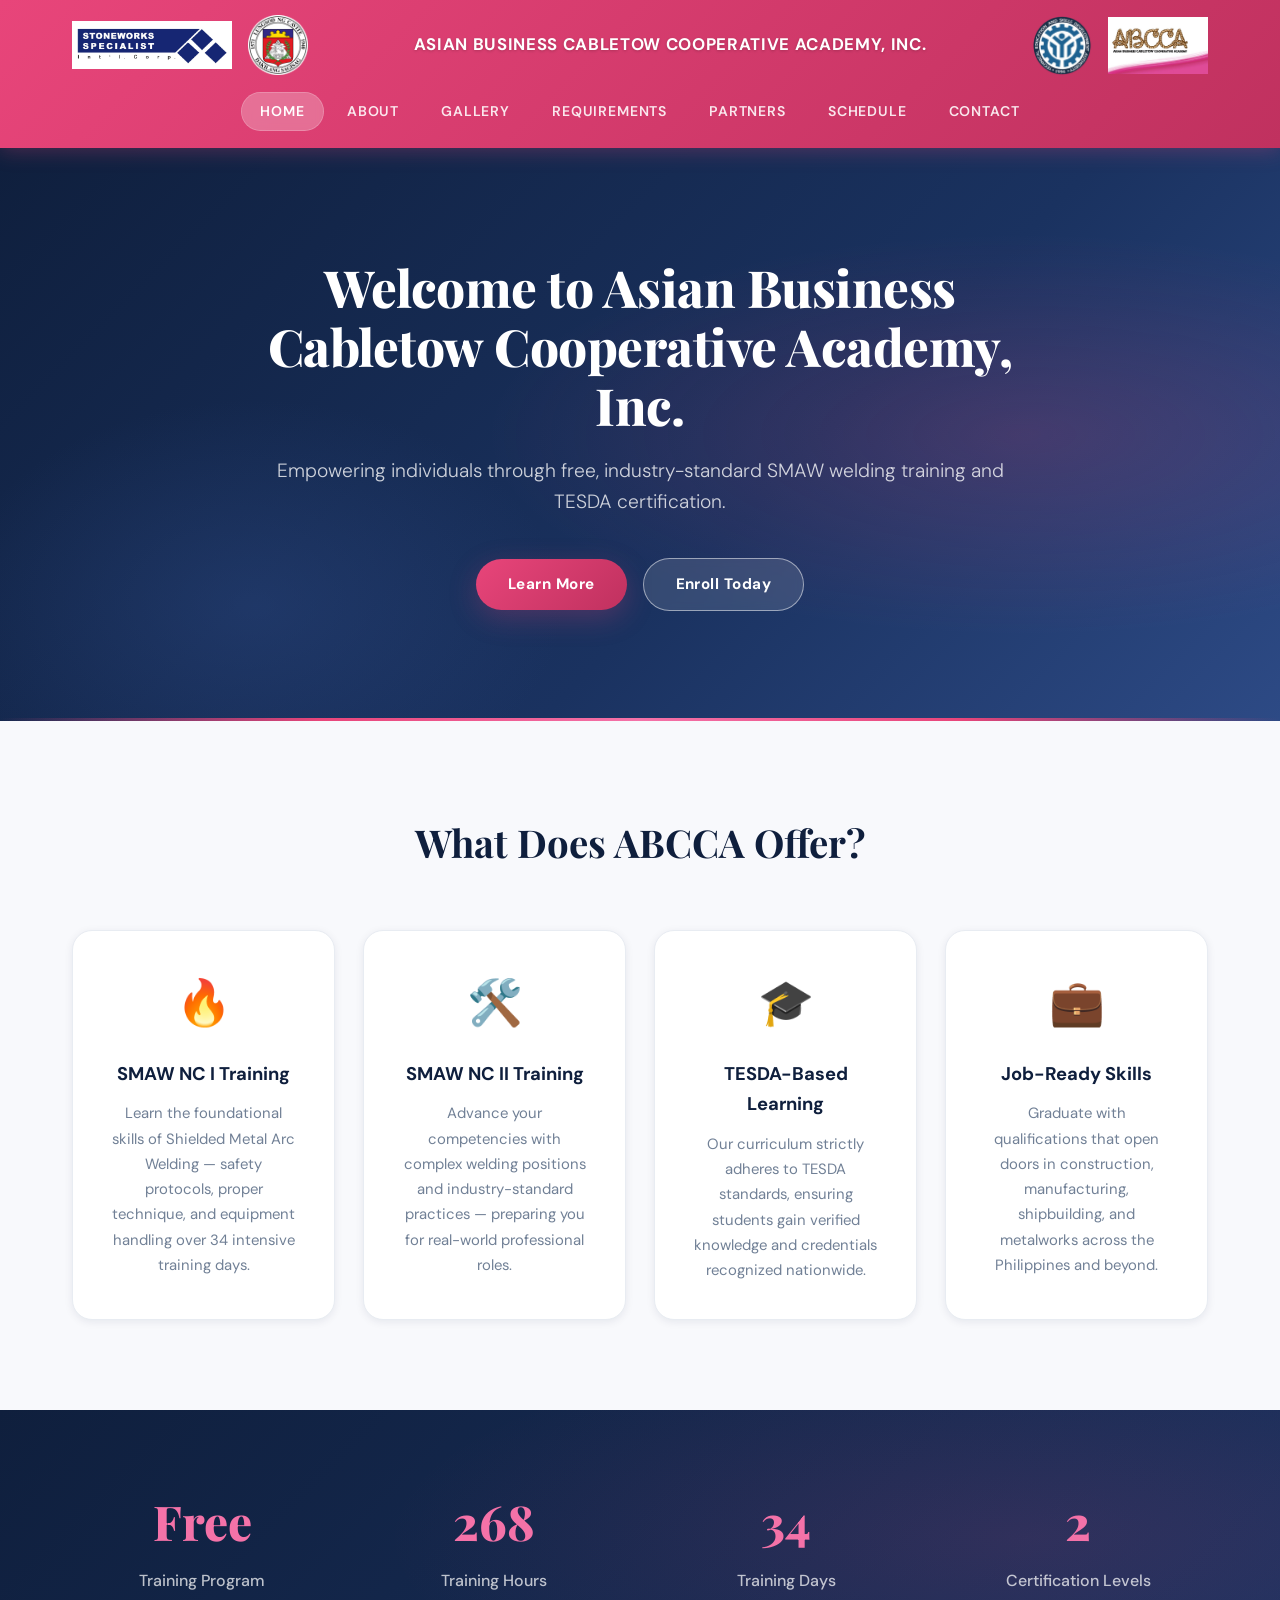
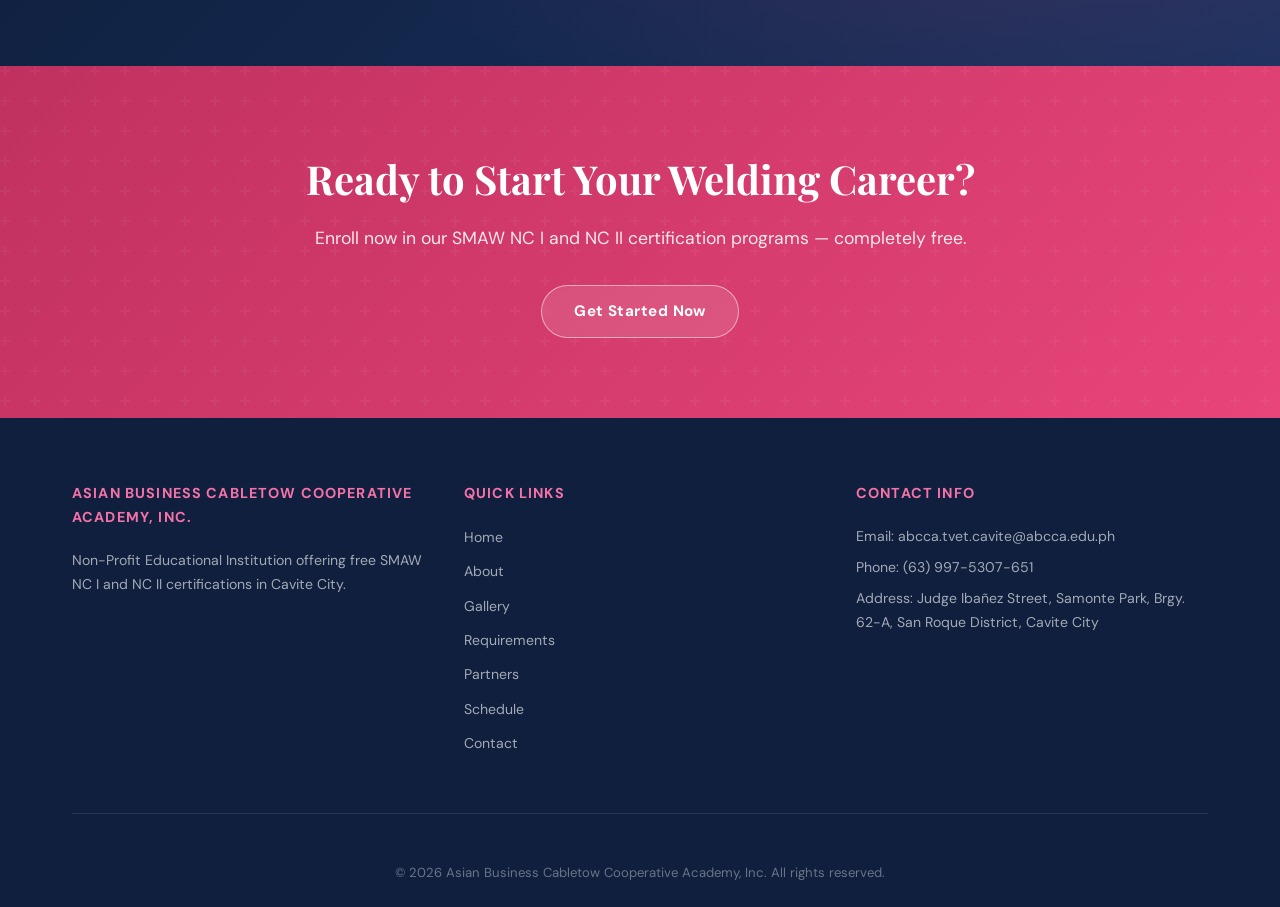
<file: index.html>
<!DOCTYPE html>
<html lang="en">
<head>
    <meta charset="UTF-8">
    <meta name="viewport" content="width=device-width, initial-scale=1.0">
    <title>ABCCA Training School - Home</title>
    <link rel="stylesheet" href="styles.css">
</head>
<body>

    <!-- Navigation Bar -->
    <nav class="navbar">
        <div class="nav-container-vertical">
            <div class="header-top">
                <div class="logo-left">
                    <img src="SSIC_LOGO.jpg" alt="Stoneworks Logo">
                    <img src="LGU_LOGO.png" alt="LGU Logo">
                </div>
                <h1 class="site-title">ASIAN BUSINESS CABLETOW COOPERATIVE ACADEMY, INC.</h1>
                <div class="logo-right">
                    <img src="TESDA_LOGO.png" alt="TESDA Logo">
                    <img src="ABCCA_LOGO.jpg" alt="ABCCA Logo">
                </div>
            </div>
            <ul class="nav-menu-left" id="navMenu">
                <li><a href="index.html" class="active">Home</a></li>
                <li><a href="about.html">About</a></li>
                <li><a href="projects.html">Gallery</a></li>
                <li><a href="sponsors.html">Requirements</a></li>
                <li><a href="partners.html">Partners</a></li>
                <li><a href="schedule.html">Schedule</a></li>
                <li><a href="contact.html">Contact</a></li>
            </ul>
        </div>
    </nav>

    <main>
        <!-- Hero -->
        <section class="hero">
            <div class="hero-content">
                <h2>Welcome to Asian Business Cabletow Cooperative Academy, Inc.</h2>
                <p>Empowering individuals through free, industry-standard SMAW welding training and TESDA certification.</p>
                <a href="about.html" class="btn btn-primary">Learn More</a>
                &nbsp;&nbsp;
                <a href="contact.html" class="btn btn-secondary">Enroll Today</a>
            </div>
        </section>

        <!-- Features -->
        <section class="features">
            <div class="container">
                <h2>What Does ABCCA Offer?</h2>
                <div class="features-grid">
                    <div class="feature-card">
                        <span class="feature-icon">🔥</span>
                        <h3>SMAW NC I Training</h3>
                        <p>Learn the foundational skills of Shielded Metal Arc Welding — safety protocols, proper technique, and equipment handling over 34 intensive training days.</p>
                    </div>
                    <div class="feature-card">
                        <span class="feature-icon">🛠️</span>
                        <h3>SMAW NC II Training</h3>
                        <p>Advance your competencies with complex welding positions and industry-standard practices — preparing you for real-world professional roles.</p>
                    </div>
                    <div class="feature-card">
                        <span class="feature-icon">🎓</span>
                        <h3>TESDA-Based Learning</h3>
                        <p>Our curriculum strictly adheres to TESDA standards, ensuring students gain verified knowledge and credentials recognized nationwide.</p>
                    </div>
                    <div class="feature-card">
                        <span class="feature-icon">💼</span>
                        <h3>Job-Ready Skills</h3>
                        <p>Graduate with qualifications that open doors in construction, manufacturing, shipbuilding, and metalworks across the Philippines and beyond.</p>
                    </div>
                </div>
            </div>
        </section>

        <!-- Stats -->
        <section class="stats">
            <div class="container">
                <div class="stat-box">
                    <h3>Free</h3>
                    <p>Training Program</p>
                </div>
                <div class="stat-box">
                    <h3>268</h3>
                    <p>Training Hours</p>
                </div>
                <div class="stat-box">
                    <h3>34</h3>
                    <p>Training Days</p>
                </div>
                <div class="stat-box">
                    <h3>2</h3>
                    <p>Certification Levels</p>
                </div>
            </div>
        </section>

        <!-- CTA -->
        <section class="cta">
            <div class="container">
                <h2>Ready to Start Your Welding Career?</h2>
                <p>Enroll now in our SMAW NC I and NC II certification programs — completely free.</p>
                <a href="contact.html" class="btn btn-secondary">Get Started Now</a>
            </div>
        </section>
    </main>

    <!-- Footer -->
    <footer class="footer">
        <div class="container">
            <div class="footer-content">
                <div class="footer-section">
                    <h4>Asian Business Cabletow Cooperative Academy, Inc.</h4>
                    <p>Non-Profit Educational Institution offering free SMAW NC I and NC II certifications in Cavite City.</p>
                </div>
                <div class="footer-section">
                    <h4>Quick Links</h4>
                    <ul>
                        <li><a href="index.html">Home</a></li>
                        <li><a href="about.html">About</a></li>
                        <li><a href="projects.html">Gallery</a></li>
                        <li><a href="sponsors.html">Requirements</a></li>
                        <li><a href="partners.html">Partners</a></li>
                        <li><a href="schedule.html">Schedule</a></li>
                        <li><a href="contact.html">Contact</a></li>
                    </ul>
                </div>
                <div class="footer-section">
                    <h4>Contact Info</h4>
                    <p>Email: abcca.tvet.cavite@abcca.edu.ph</p>
                    <p>Phone: (63) 997-5307-651</p>
                    <p>Address: Judge Ibañez Street, Samonte Park, Brgy. 62-A, San Roque District, Cavite City</p>
                </div>
            </div>
            <div class="footer-bottom">
                <p>&copy; 2026 Asian Business Cabletow Cooperative Academy, Inc. All rights reserved.</p>
            </div>
        </div>
    </footer>

    <script src="script.js"></script>
</body>
</html>
</file>
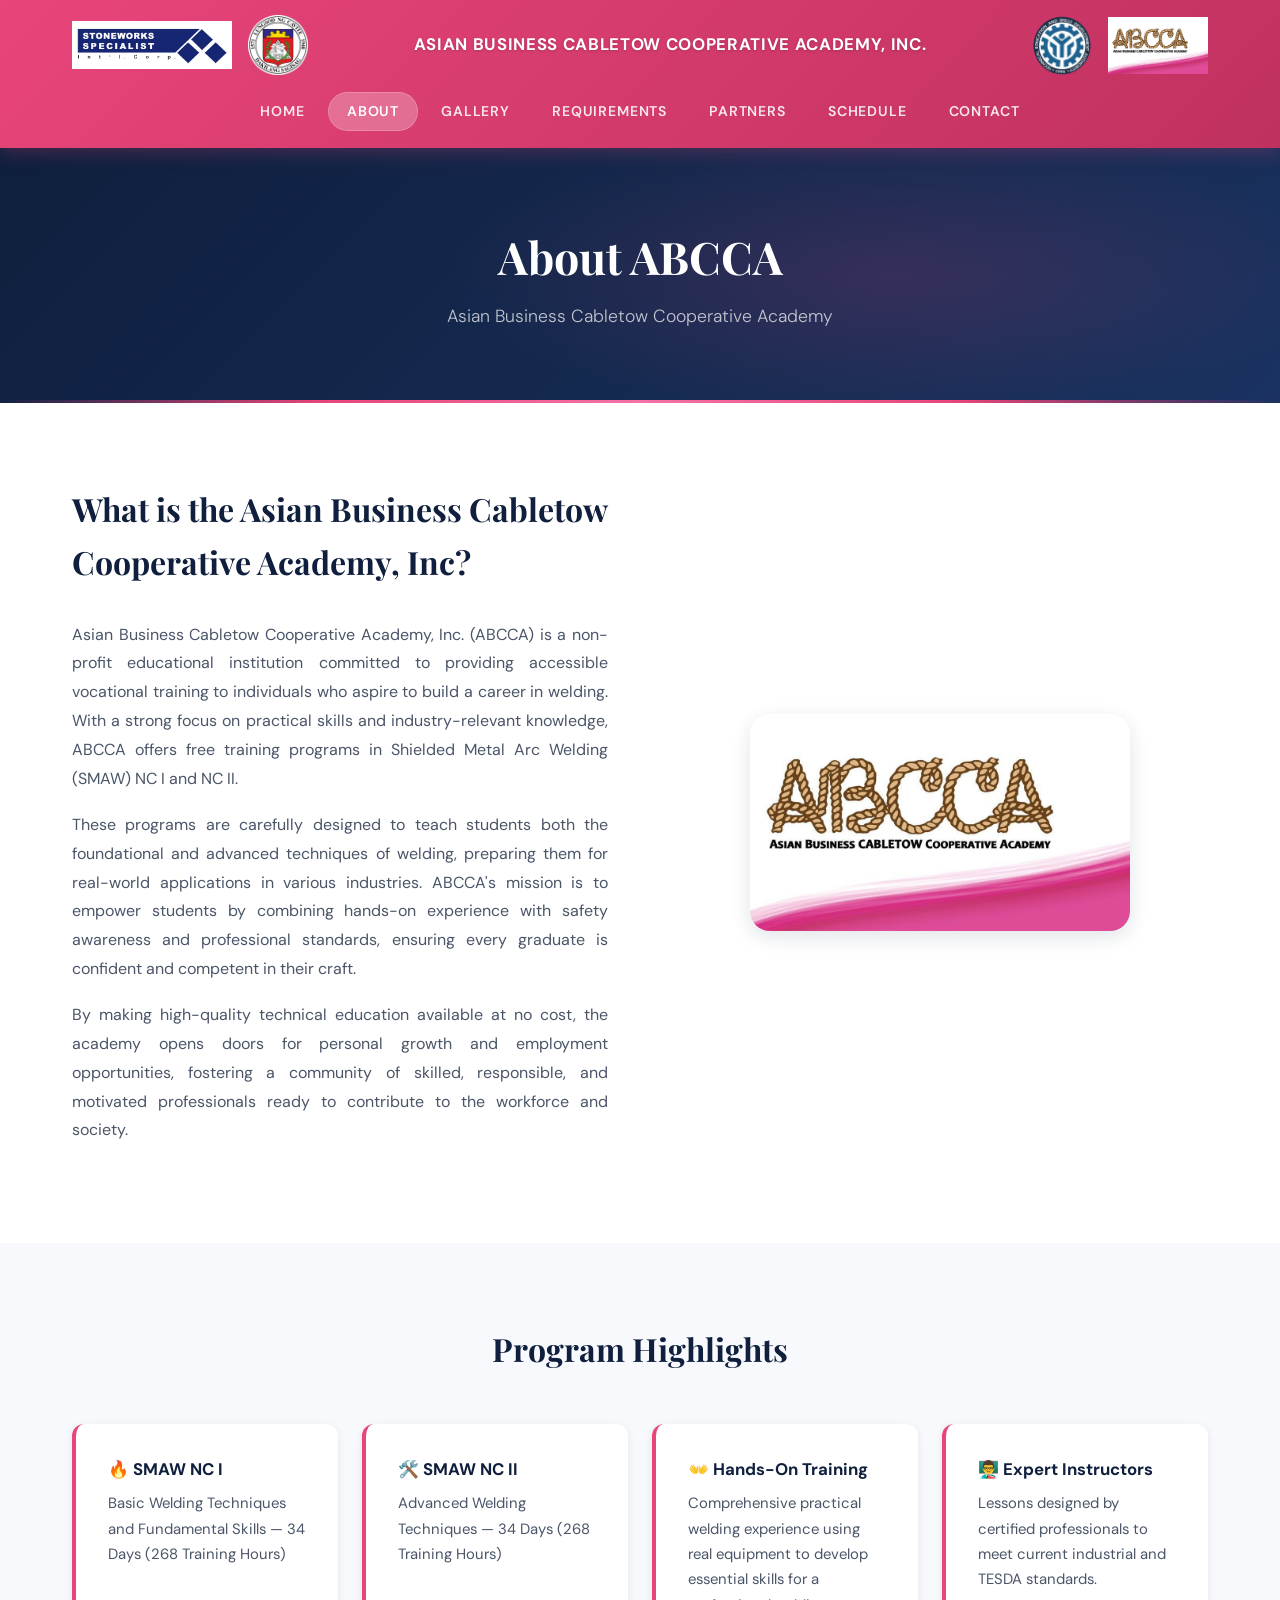
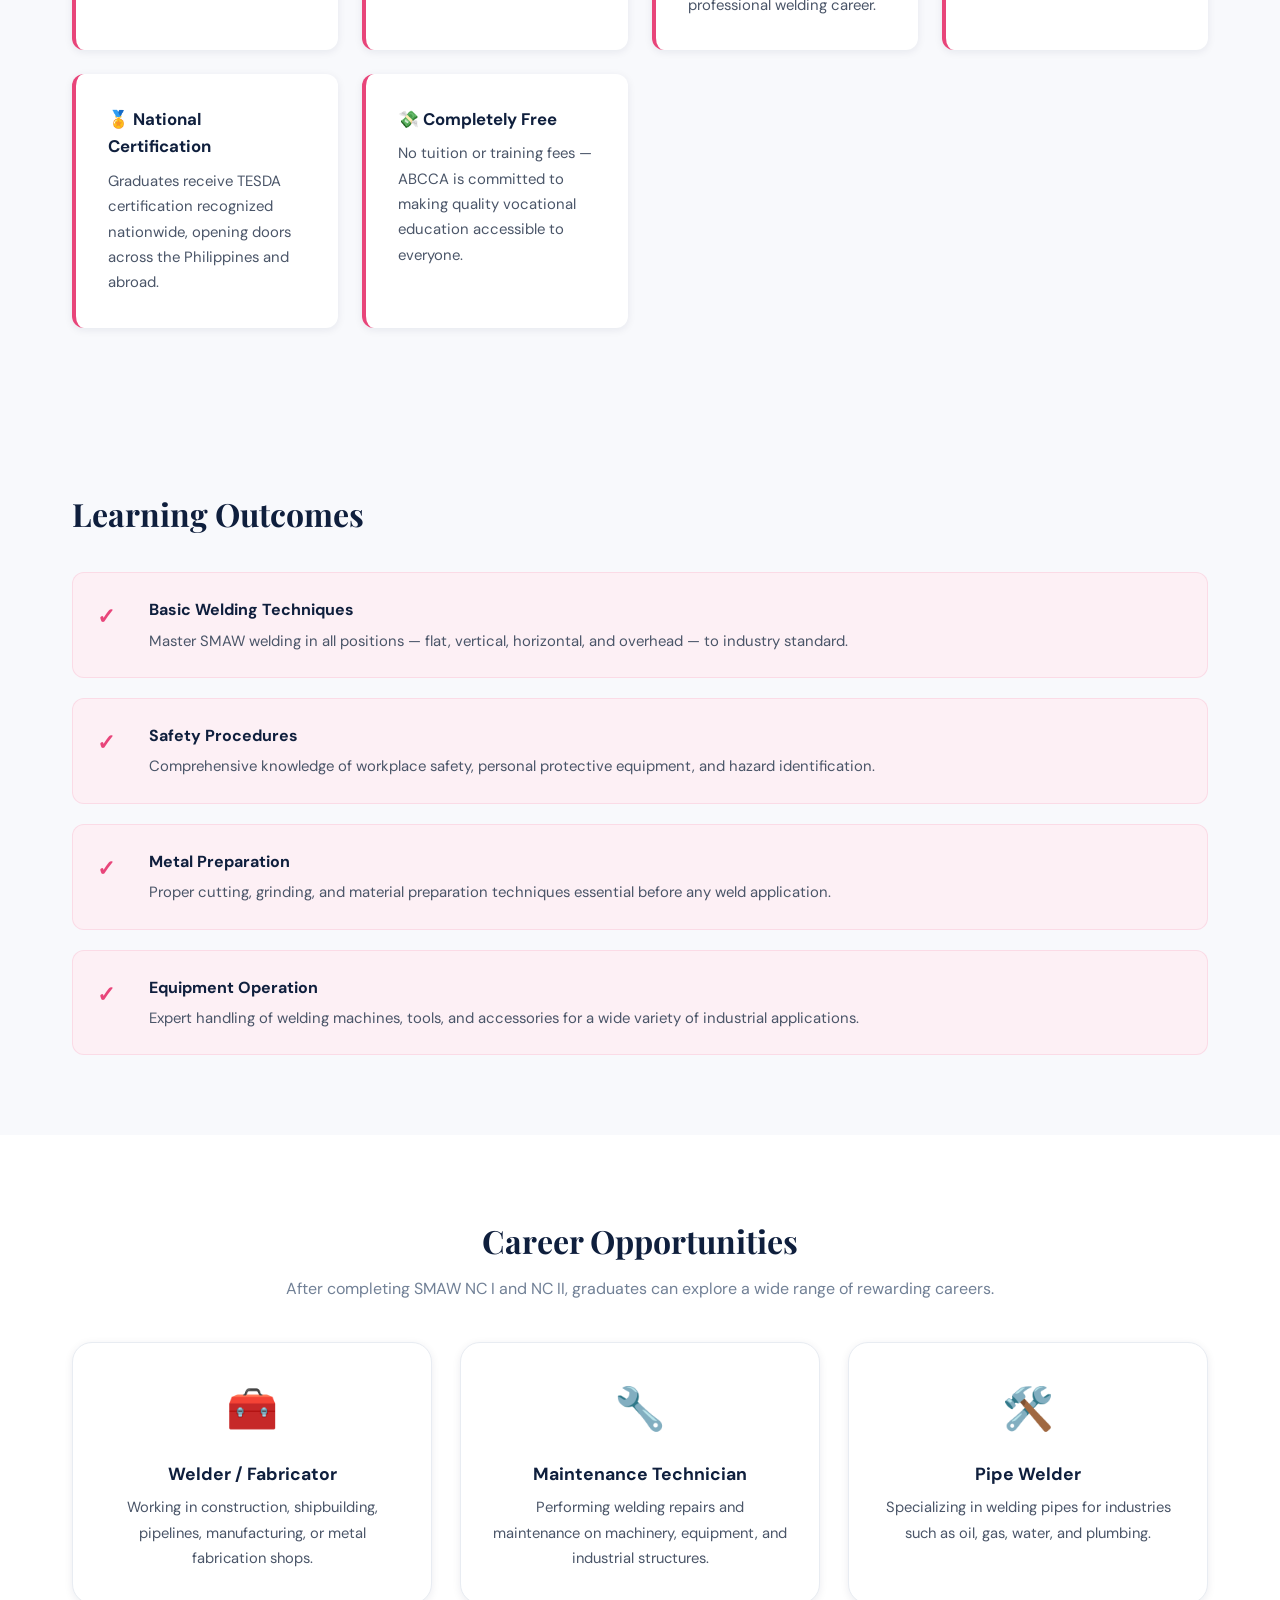
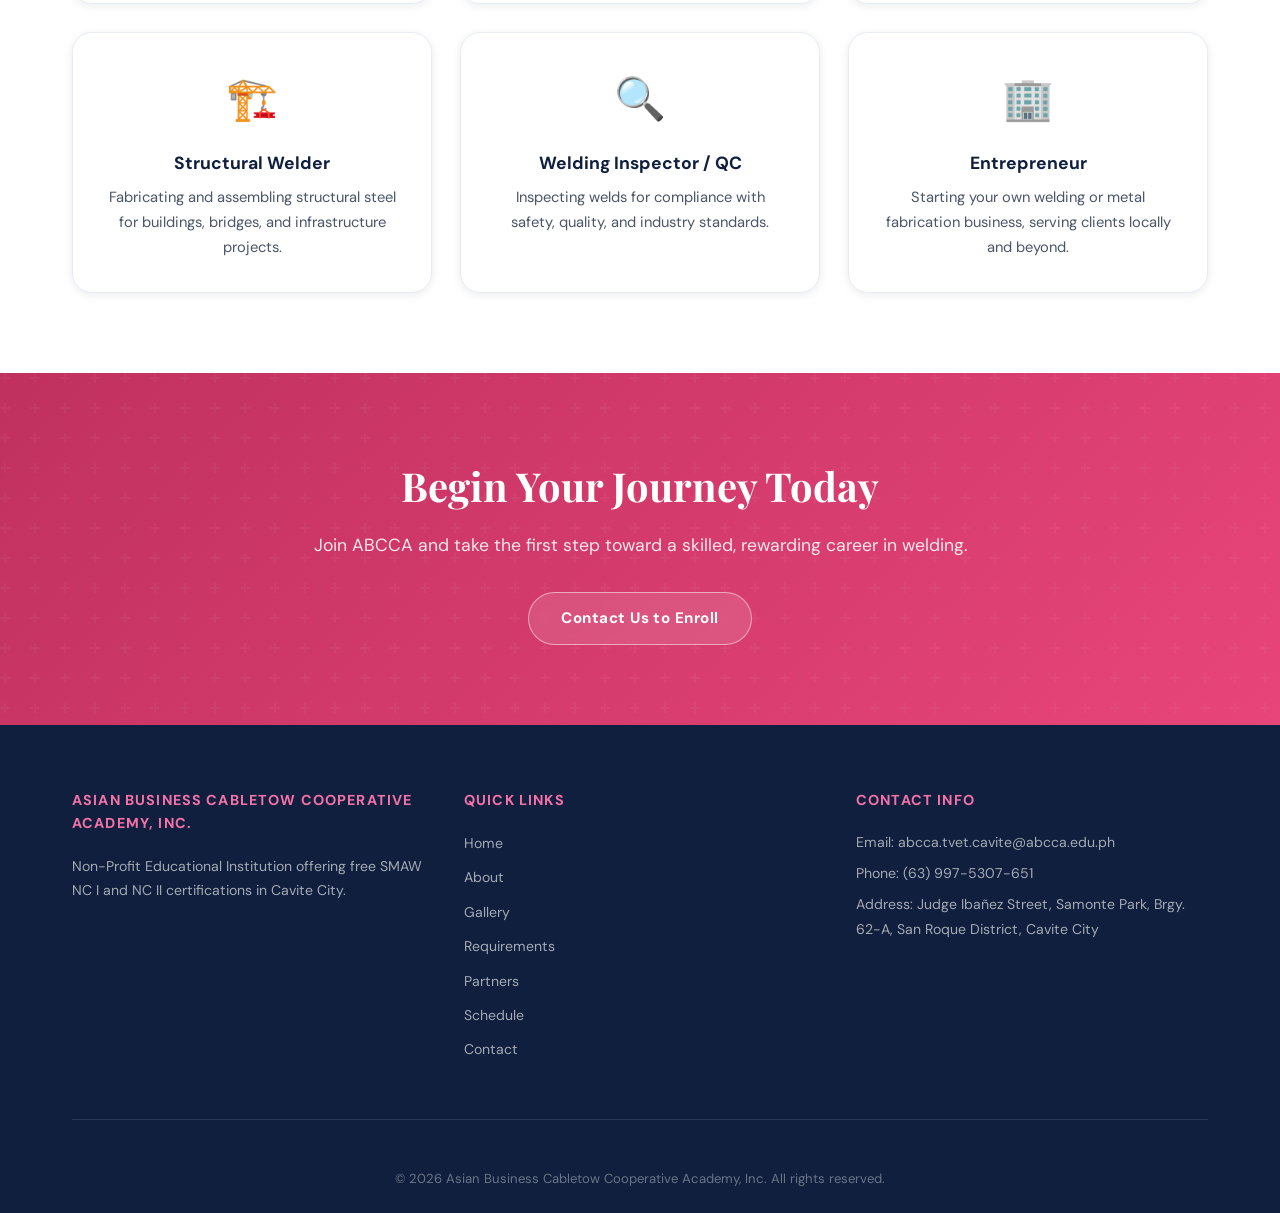
<file: about.html>
<!DOCTYPE html>
<html lang="en">
<head>
    <meta charset="UTF-8">
    <meta name="viewport" content="width=device-width, initial-scale=1.0">
    <title>About - ABCCA Training School</title>
    <link rel="stylesheet" href="styles.css">
</head>
<body>

    <nav class="navbar">
        <div class="nav-container-vertical">
            <div class="header-top">
                <div class="logo-left">
                    <img src="SSIC_LOGO.jpg" alt="Stoneworks Logo">
                    <img src="LGU_LOGO.png" alt="LGU Logo">
                </div>
                <h1 class="site-title">ASIAN BUSINESS CABLETOW COOPERATIVE ACADEMY, INC.</h1>
                <div class="logo-right">
                    <img src="TESDA_LOGO.png" alt= "TESDA Logo">
                    <img src="ABCCA_LOGO.jpg" alt="ABCCA Logo">
                </div>
            </div>
            <ul class="nav-menu-left" id="navMenu">
                <li><a href="index.html">Home</a></li>
                <li><a href="about.html" class="active">About</a></li>
                <li><a href="projects.html">Gallery</a></li>
                <li><a href="sponsors.html">Requirements</a></li>
                <li><a href="partners.html">Partners</a></li>
                <li><a href="schedule.html">Schedule</a></li>
                <li><a href="contact.html">Contact</a></li>
            </ul>
        </div>
    </nav>

    <main>
        <section class="page-header">
            <div class="container">
                <h2>About ABCCA</h2>
                <p>Asian Business Cabletow Cooperative Academy</p>
            </div>
        </section>

        <!-- Overview -->
        <section class="content-section">
            <div class="container">
                <div class="content-wrapper">
                    <div class="content-text">
                        <h3>What is the Asian Business Cabletow Cooperative Academy, Inc?</h3>
                        <p>Asian Business Cabletow Cooperative Academy, Inc. (ABCCA) is a non-profit educational institution committed to providing accessible vocational training to individuals who aspire to build a career in welding. With a strong focus on practical skills and industry-relevant knowledge, ABCCA offers free training programs in Shielded Metal Arc Welding (SMAW) NC I and NC II.</p>
                        <p>These programs are carefully designed to teach students both the foundational and advanced techniques of welding, preparing them for real-world applications in various industries. ABCCA's mission is to empower students by combining hands-on experience with safety awareness and professional standards, ensuring every graduate is confident and competent in their craft.</p>
                        <p>By making high-quality technical education available at no cost, the academy opens doors for personal growth and employment opportunities, fostering a community of skilled, responsible, and motivated professionals ready to contribute to the workforce and society.</p>
                    </div>
                    <div class="content-image">
                        <img src="ABCCA_LOGO.jpg" alt="ABCCA Logo" style="max-width:380px; margin:0 auto;">
                    </div>
                </div>
            </div>
        </section>

        <!-- Program Highlights -->
        <section class="program-details">
            <div class="container">
                <h3>Program Highlights</h3>
                <div class="details-grid">
                    <div class="detail-item">
                        <h4>🔥 SMAW NC I</h4>
                        <p>Basic Welding Techniques and Fundamental Skills — 34 Days (268 Training Hours)</p>
                    </div>
                    <div class="detail-item">
                        <h4>🛠️ SMAW NC II</h4>
                        <p>Advanced Welding Techniques — 34 Days (268 Training Hours)</p>
                    </div>
                    <div class="detail-item">
                        <h4>👐 Hands-On Training</h4>
                        <p>Comprehensive practical welding experience using real equipment to develop essential skills for a professional welding career.</p>
                    </div>
                    <div class="detail-item">
                        <h4>👨‍🏫 Expert Instructors</h4>
                        <p>Lessons designed by certified professionals to meet current industrial and TESDA standards.</p>
                    </div>
                    <div class="detail-item">
                        <h4>🏅 National Certification</h4>
                        <p>Graduates receive TESDA certification recognized nationwide, opening doors across the Philippines and abroad.</p>
                    </div>
                    <div class="detail-item">
                        <h4>💸 Completely Free</h4>
                        <p>No tuition or training fees — ABCCA is committed to making quality vocational education accessible to everyone.</p>
                    </div>
                </div>
            </div>
        </section>

        <!-- Learning Outcomes -->
        <section class="content-section" style="background:var(--off-white)">
            <div class="container">
                <h3>Learning Outcomes</h3>
                <div class="outcomes-list">
                    <div class="outcome-item">
                        <span class="outcome-number">✓</span>
                        <div class="outcome-content">
                            <h4>Basic Welding Techniques</h4>
                            <p>Master SMAW welding in all positions — flat, vertical, horizontal, and overhead — to industry standard.</p>
                        </div>
                    </div>
                    <div class="outcome-item">
                        <span class="outcome-number">✓</span>
                        <div class="outcome-content">
                            <h4>Safety Procedures</h4>
                            <p>Comprehensive knowledge of workplace safety, personal protective equipment, and hazard identification.</p>
                        </div>
                    </div>
                    <div class="outcome-item">
                        <span class="outcome-number">✓</span>
                        <div class="outcome-content">
                            <h4>Metal Preparation</h4>
                            <p>Proper cutting, grinding, and material preparation techniques essential before any weld application.</p>
                        </div>
                    </div>
                    <div class="outcome-item">
                        <span class="outcome-number">✓</span>
                        <div class="outcome-content">
                            <h4>Equipment Operation</h4>
                            <p>Expert handling of welding machines, tools, and accessories for a wide variety of industrial applications.</p>
                        </div>
                    </div>
                </div>
            </div>
        </section>

        <!-- Career Opportunities -->
        <section class="content-section">
            <div class="container">
                <h3 style="text-align:center; margin-bottom:0.5rem;">Career Opportunities</h3>
                <p style="text-align:center; color:var(--text-light); margin-bottom:2.5rem;">After completing SMAW NC I and NC II, graduates can explore a wide range of rewarding careers.</p>
                <div class="partners-grid">
                    <div class="partner-card">
                        <span class="partner-logo">🧰</span>
                        <h4>Welder / Fabricator</h4>
                        <p class="partner-summary">Working in construction, shipbuilding, pipelines, manufacturing, or metal fabrication shops.</p>
                    </div>
                    <div class="partner-card">
                        <span class="partner-logo">🔧</span>
                        <h4>Maintenance Technician</h4>
                        <p class="partner-summary">Performing welding repairs and maintenance on machinery, equipment, and industrial structures.</p>
                    </div>
                    <div class="partner-card">
                        <span class="partner-logo">🛠️</span>
                        <h4>Pipe Welder</h4>
                        <p class="partner-summary">Specializing in welding pipes for industries such as oil, gas, water, and plumbing.</p>
                    </div>
                    <div class="partner-card">
                        <span class="partner-logo">🏗️</span>
                        <h4>Structural Welder</h4>
                        <p class="partner-summary">Fabricating and assembling structural steel for buildings, bridges, and infrastructure projects.</p>
                    </div>
                    <div class="partner-card">
                        <span class="partner-logo">🔍</span>
                        <h4>Welding Inspector / QC</h4>
                        <p class="partner-summary">Inspecting welds for compliance with safety, quality, and industry standards.</p>
                    </div>
                    <div class="partner-card">
                        <span class="partner-logo">🏢</span>
                        <h4>Entrepreneur</h4>
                        <p class="partner-summary">Starting your own welding or metal fabrication business, serving clients locally and beyond.</p>
                    </div>
                </div>
            </div>
        </section>

        <!-- CTA -->
        <section class="cta">
            <div class="container">
                <h2>Begin Your Journey Today</h2>
                <p>Join ABCCA and take the first step toward a skilled, rewarding career in welding.</p>
                <a href="contact.html" class="btn btn-secondary">Contact Us to Enroll</a>
            </div>
        </section>
    </main>

    <footer class="footer">
        <div class="container">
            <div class="footer-content">
                <div class="footer-section">
                    <h4>Asian Business Cabletow Cooperative Academy, Inc.</h4>
                    <p>Non-Profit Educational Institution offering free SMAW NC I and NC II certifications in Cavite City.</p>
                </div>
                <div class="footer-section">
                    <h4>Quick Links</h4>
                    <ul>
                        <li><a href="index.html">Home</a></li>
                        <li><a href="about.html">About</a></li>
                        <li><a href="projects.html">Gallery</a></li>
                        <li><a href="sponsors.html">Requirements</a></li>
                        <li><a href="partners.html">Partners</a></li>
                        <li><a href="schedule.html">Schedule</a></li>
                        <li><a href="contact.html">Contact</a></li>
                    </ul>
                </div>
                <div class="footer-section">
                    <h4>Contact Info</h4>
                    <p>Email: abcca.tvet.cavite@abcca.edu.ph</p>
                    <p>Phone: (63) 997-5307-651</p>
                    <p>Address: Judge Ibañez Street, Samonte Park, Brgy. 62-A, San Roque District, Cavite City</p>
                </div>
            </div>
            <div class="footer-bottom">
                <p>&copy; 2026 Asian Business Cabletow Cooperative Academy, Inc. All rights reserved.</p>
            </div>
        </div>
    </footer>

    <script src="script.js"></script>
</body>
</html>
</file>
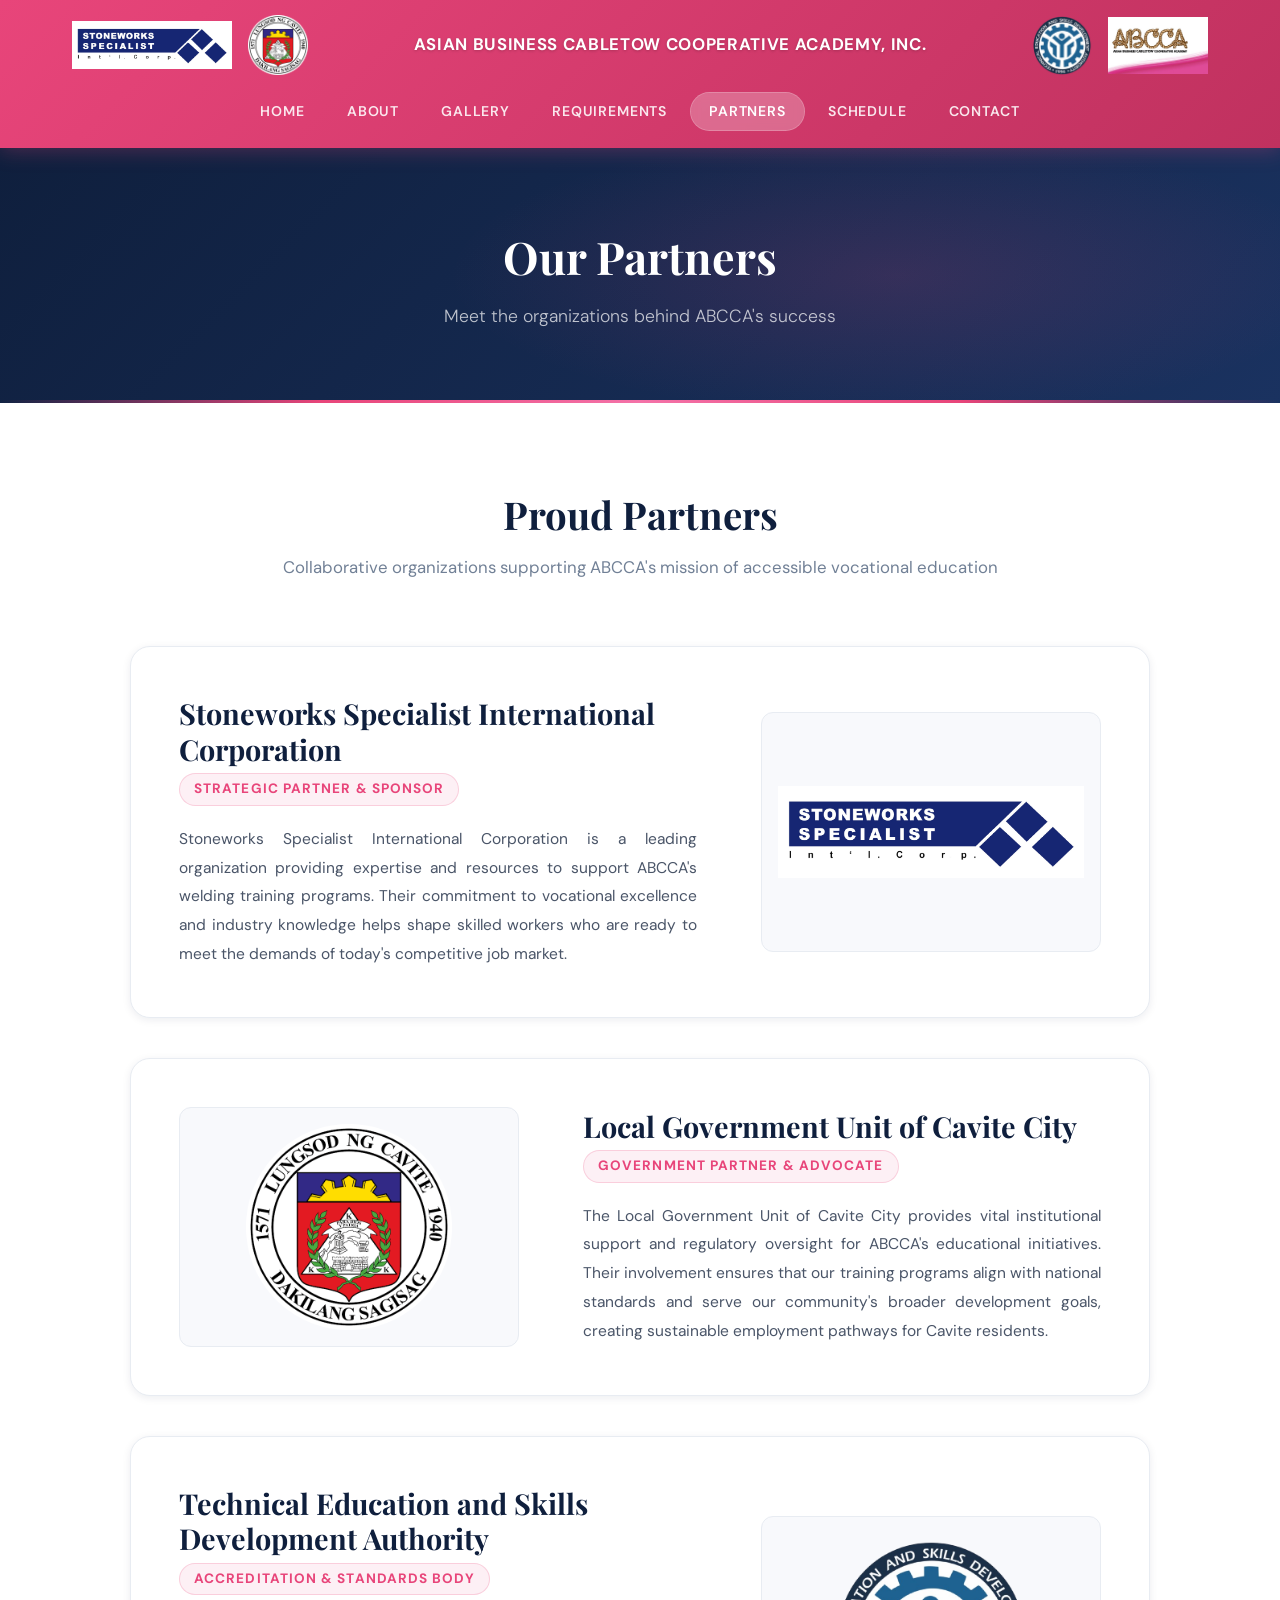
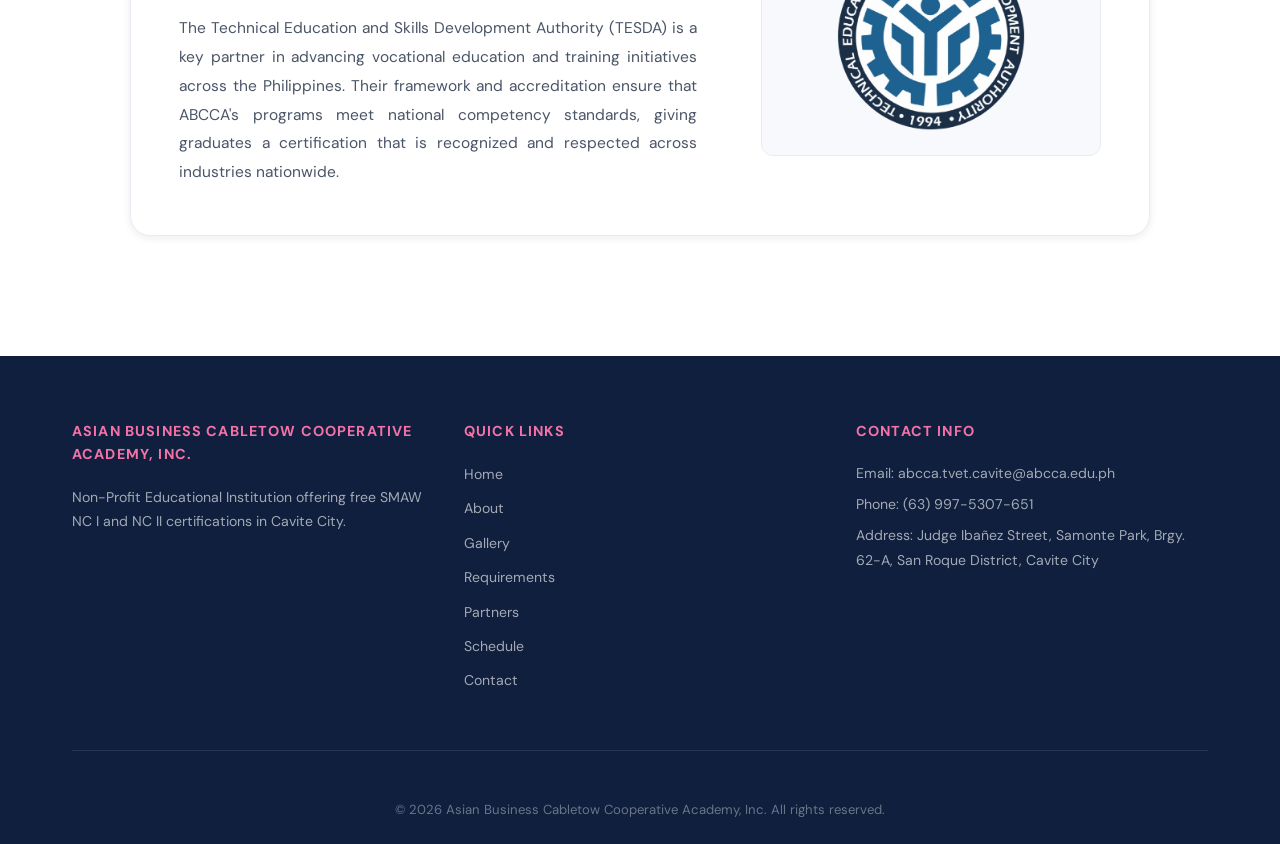
<file: partners.html>
<!DOCTYPE html>
<html lang="en">
<head>
    <meta charset="UTF-8">
    <meta name="viewport" content="width=device-width, initial-scale=1.0">
    <title>Our Partners - ABCCA Training School</title>
    <link rel="stylesheet" href="styles.css">
</head>
<body>

    <nav class="navbar">
        <div class="nav-container-vertical">
            <div class="header-top">
                <div class="logo-left">
                    <img src="SSIC_LOGO.jpg" alt="Stoneworks Logo">
                    <img src="LGU_LOGO.png" alt="LGU Logo">
                </div>
                <h1 class="site-title">ASIAN BUSINESS CABLETOW COOPERATIVE ACADEMY, INC.</h1>
                <div class="logo-right">
                    <img src="TESDA_LOGO.png" alt="TESDA Logo">
                    <img src="ABCCA_LOGO.jpg" alt="ABCCA Logo">
                </div>
            </div>
            <ul class="nav-menu-left" id="navMenu">
                <li><a href="index.html">Home</a></li>
                <li><a href="about.html">About</a></li>
                <li><a href="projects.html">Gallery</a></li>
                <li><a href="sponsors.html">Requirements</a></li>
                <li><a href="partners.html" class="active">Partners</a></li>
                <li><a href="schedule.html">Schedule</a></li>
                <li><a href="contact.html">Contact</a></li>
            </ul>
        </div>
    </nav>

    <main>
        <section class="page-header">
            <div class="container">
                <h2>Our Partners</h2>
                <p>Meet the organizations behind ABCCA's success</p>
            </div>
        </section>

        <section class="partners-section">
            <div class="partners-container">
                <div class="partners-title">
                    <h2>Proud Partners</h2>
                    <p>Collaborative organizations supporting ABCCA's mission of accessible vocational education</p>
                </div>

                <!-- SSIC -->
                <a href="https://www.stoneworkscorp.com/" class="partner-link" target="_blank" rel="noopener">
                    <div class="partner-card-big">
                        <div class="partner-card-content">
                            <h3>Stoneworks Specialist International Corporation</h3>
                            <span class="partner-role">Strategic Partner & Sponsor</span>
                            <p>Stoneworks Specialist International Corporation is a leading organization providing expertise and resources to support ABCCA's welding training programs. Their commitment to vocational excellence and industry knowledge helps shape skilled workers who are ready to meet the demands of today's competitive job market.</p>
                        </div>
                        <div class="partner-card-image-wrap">
                            <img src="SSIC_LOGO.jpg" alt="Stoneworks Specialist International Corporation">
                        </div>
                    </div>
                </a>

                <!-- LGU -->
                <a href="http://cavitecity.gov.ph/" class="partner-link" target="_blank" rel="noopener">
                    <div class="partner-card-big reverse">
                        <div class="partner-card-content">
                            <h3>Local Government Unit of Cavite City</h3>
                            <span class="partner-role">Government Partner & Advocate</span>
                            <p>The Local Government Unit of Cavite City provides vital institutional support and regulatory oversight for ABCCA's educational initiatives. Their involvement ensures that our training programs align with national standards and serve our community's broader development goals, creating sustainable employment pathways for Cavite residents.</p>
                        </div>
                        <div class="partner-card-image-wrap">
                            <img src="LGU_LOGO.png" alt="Local Government Unit of Cavite City">
                        </div>
                    </div>
                </a>

                <!-- TESDA -->
                <a href="https://www.tesda.gov.ph/" class="partner-link" target="_blank" rel="noopener">
                    <div class="partner-card-big">
                        <div class="partner-card-content">
                            <h3>Technical Education and Skills Development Authority</h3>
                            <span class="partner-role">Accreditation & Standards Body</span>
                            <p>The Technical Education and Skills Development Authority (TESDA) is a key partner in advancing vocational education and training initiatives across the Philippines. Their framework and accreditation ensure that ABCCA's programs meet national competency standards, giving graduates a certification that is recognized and respected across industries nationwide.</p>
                        </div>
                        <div class="partner-card-image-wrap">
                            <img src="TESDA_LOGO.png" alt="Technical Education and Skills Development Authority">
                        </div>
                    </div>
                </a>

            </div>
        </section>
    </main>

    <footer class="footer">
        <div class="container">
            <div class="footer-content">
                <div class="footer-section">
                    <h4>Asian Business Cabletow Cooperative Academy, Inc.</h4>
                    <p>Non-Profit Educational Institution offering free SMAW NC I and NC II certifications in Cavite City.</p>
                </div>
                <div class="footer-section">
                    <h4>Quick Links</h4>
                    <ul>
                        <li><a href="index.html">Home</a></li>
                        <li><a href="about.html">About</a></li>
                        <li><a href="projects.html">Gallery</a></li>
                        <li><a href="sponsors.html">Requirements</a></li>
                        <li><a href="partners.html">Partners</a></li>
                        <li><a href="schedule.html">Schedule</a></li>
                        <li><a href="contact.html">Contact</a></li>
                    </ul>
                </div>
                <div class="footer-section">
                    <h4>Contact Info</h4>
                    <p>Email: abcca.tvet.cavite@abcca.edu.ph</p>
                    <p>Phone: (63) 997-5307-651</p>
                    <p>Address: Judge Ibañez Street, Samonte Park, Brgy. 62-A, San Roque District, Cavite City</p>
                </div>
            </div>
            <div class="footer-bottom">
                <p>&copy; 2026 Asian Business Cabletow Cooperative Academy, Inc. All rights reserved.</p>
            </div>
        </div>
    </footer>

    <script src="script.js"></script>
</body>
</html>
</file>
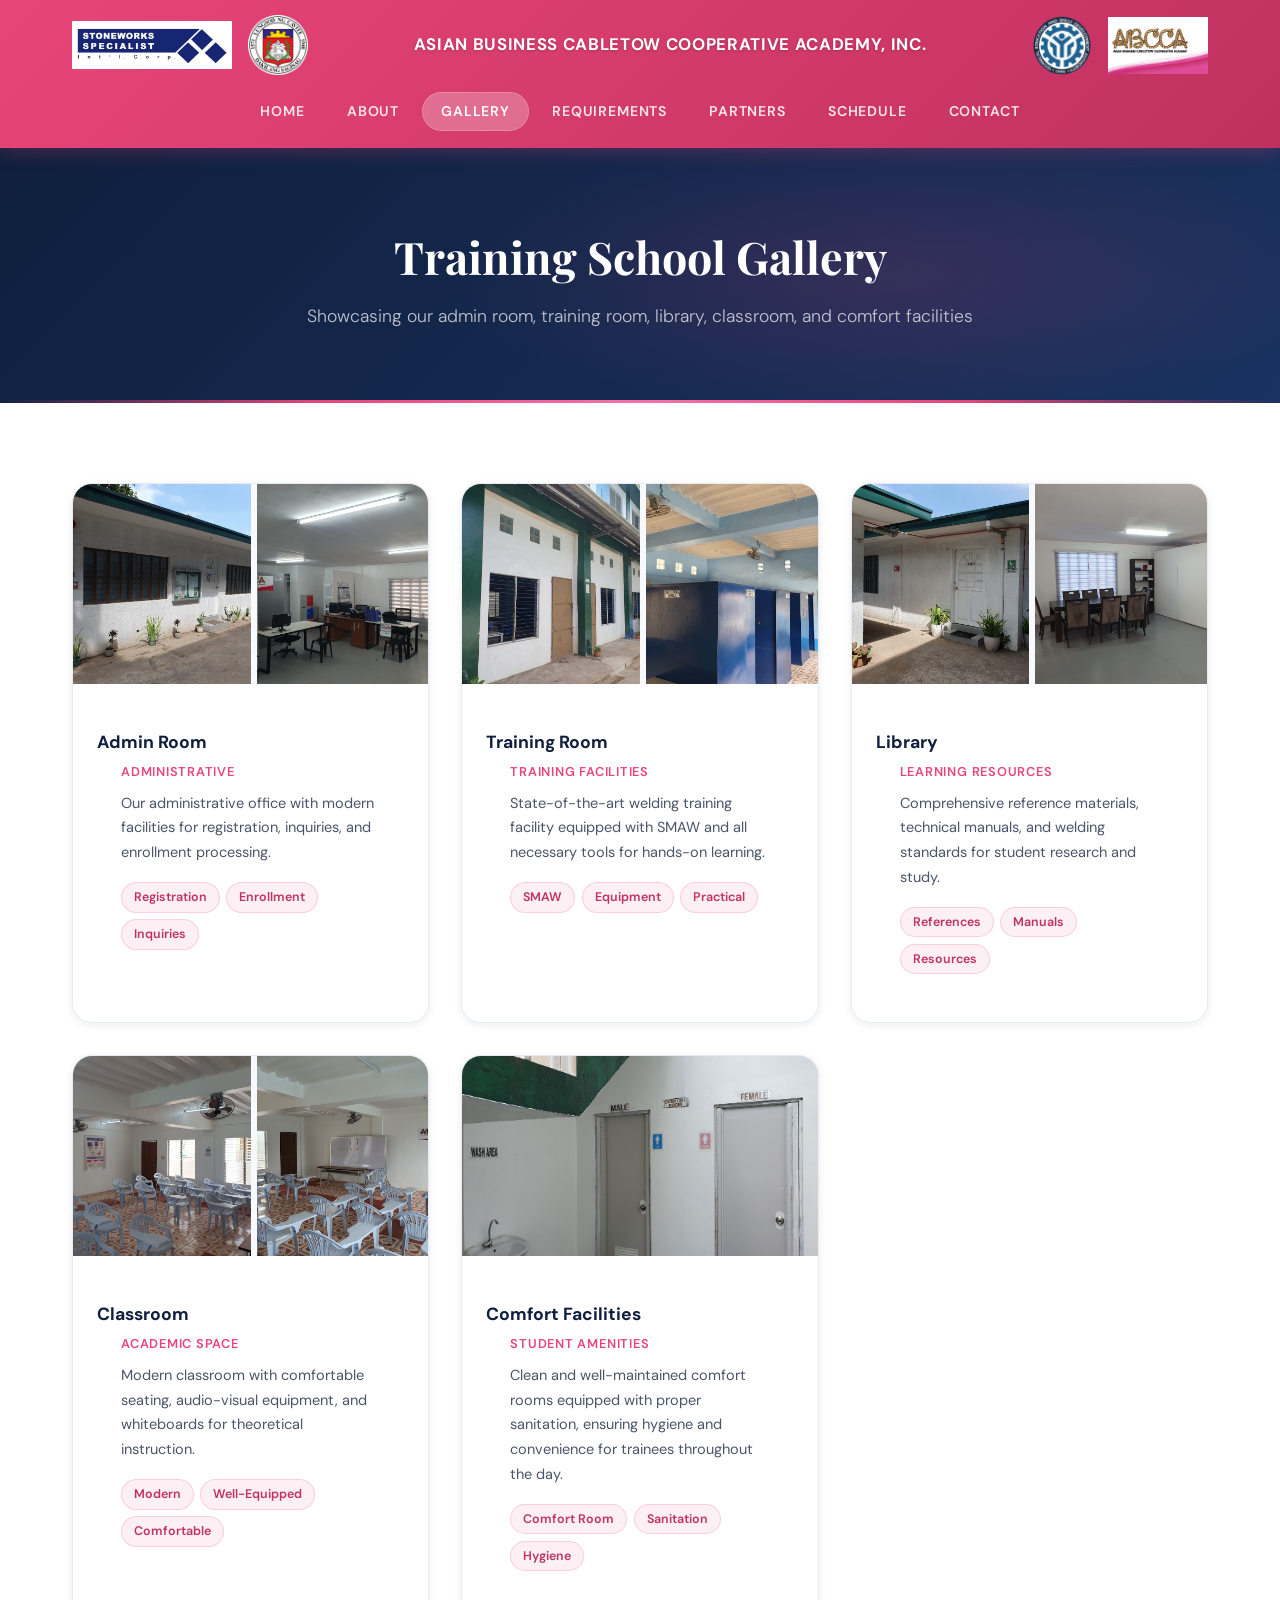
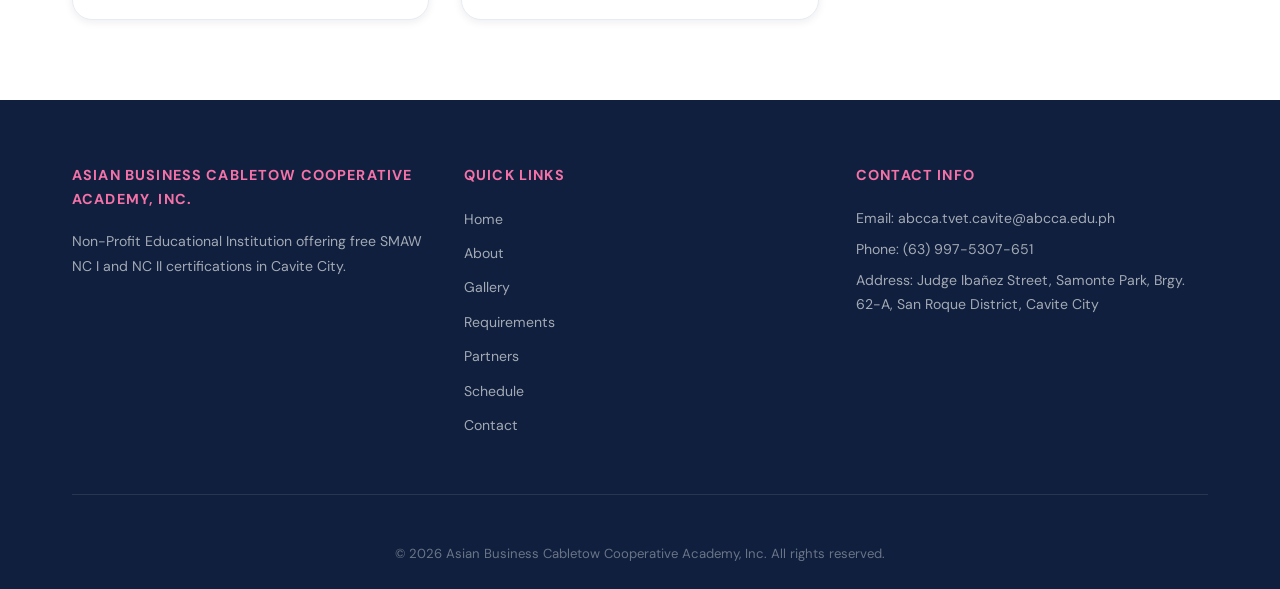
<file: projects.html>
<!DOCTYPE html>
<html lang="en">
<head>
    <meta charset="UTF-8">
    <meta name="viewport" content="width=device-width, initial-scale=1.0">
    <title>Gallery - ABCCA Training School</title>
    <link rel="stylesheet" href="styles.css">
    <style>
        .project-image-pair {
            display: flex;
            gap: 6px;
            overflow: hidden;
            background: var(--off-white);
        }
        .project-image-pair img {
            width: 50%;
            height: 200px;
            object-fit: cover;
            transition: transform 0.4s ease;
        }
        .project-card:hover .project-image-pair img { transform: scale(1.04); }
        .project-image-single img {
            width: 100%;
            height: 200px;
            object-fit: cover;
            transition: transform 0.4s ease;
        }
        .project-card:hover .project-image-single img { transform: scale(1.04); }
        .project-body { padding: 1.5rem; }
        .project-body h4 { color: var(--navy); font-size: 1.1rem; font-weight: 700; margin-bottom: 4px; }
        .project-body .project-category { color: var(--pink); font-weight: 600; font-size: 0.8rem; text-transform: uppercase; letter-spacing: 0.06em; display: block; margin-bottom: 0.6rem; }
        .project-body .project-description { color: var(--text-mid); font-size: 0.91rem; line-height: 1.7; margin-bottom: 1rem; }
        .project-body .project-tech { display: flex; flex-wrap: wrap; gap: 0.4rem; }
        /* Override projects-grid for this page */
        .projects-grid .project-card { padding: 0; }
    </style>
</head>
<body>

    <nav class="navbar">
        <div class="nav-container-vertical">
            <div class="header-top">
                <div class="logo-left">
                    <img src="SSIC_LOGO.jpg" alt="Stoneworks Logo">
                    <img src="LGU_LOGO.png" alt="LGU Logo">
                </div>
                <h1 class="site-title">ASIAN BUSINESS CABLETOW COOPERATIVE ACADEMY, INC.</h1>
                <div class="logo-right">
                    <img src="TESDA_LOGO.png" alt="TESDA Logo">
                    <img src="ABCCA_LOGO.jpg" alt="ABCCA Logo">
                </div>
            </div>
            <ul class="nav-menu-left" id="navMenu">
                <li><a href="index.html">Home</a></li>
                <li><a href="about.html">About</a></li>
                <li><a href="projects.html" class="active">Gallery</a></li>
                <li><a href="sponsors.html">Requirements</a></li>
                <li><a href="partners.html">Partners</a></li>
                <li><a href="schedule.html">Schedule</a></li>
                <li><a href="contact.html">Contact</a></li>
            </ul>
        </div>
    </nav>

    <main>
        <section class="page-header">
            <div class="container">
                <h2>Training School Gallery</h2>
                <p>Showcasing our admin room, training room, library, classroom, and comfort facilities</p>
            </div>
        </section>

        <section class="content-section">
            <div class="container">
                <div class="projects-grid">

                    <div class="project-card">
                        <div class="project-image-pair">
                            <img src="pictures/Admin.jpg" alt="Admin Room">
                            <img src="pictures/AdminRoom.jpg" alt="Admin Room Interior">
                        </div>
                        <div class="project-body">
                            <h4>Admin Room</h4>
                            <span class="project-category">Administrative</span>
                            <p class="project-description">Our administrative office with modern facilities for registration, inquiries, and enrollment processing.</p>
                            <div class="project-tech">
                                <span class="tech-tag">Registration</span>
                                <span class="tech-tag">Enrollment</span>
                                <span class="tech-tag">Inquiries</span>
                            </div>
                        </div>
                    </div>

                    <div class="project-card">
                        <div class="project-image-pair">
                            <img src="pictures/Trainingroom-Out.jpg" alt="Training Room Outside">
                            <img src="pictures/Trainingroom-in.jpg" alt="Training Room Inside">
                        </div>
                        <div class="project-body">
                            <h4>Training Room</h4>
                            <span class="project-category">Training Facilities</span>
                            <p class="project-description">State-of-the-art welding training facility equipped with SMAW and all necessary tools for hands-on learning.</p>
                            <div class="project-tech">
                                <span class="tech-tag">SMAW</span>
                                <span class="tech-tag">Equipment</span>
                                <span class="tech-tag">Practical</span>
                            </div>
                        </div>
                    </div>

                    <div class="project-card">
                        <div class="project-image-pair">
                            <img src="pictures/Library.jpg" alt="Library">
                            <img src="pictures/LibraryRoom.jpg" alt="Library Room">
                        </div>
                        <div class="project-body">
                            <h4>Library</h4>
                            <span class="project-category">Learning Resources</span>
                            <p class="project-description">Comprehensive reference materials, technical manuals, and welding standards for student research and study.</p>
                            <div class="project-tech">
                                <span class="tech-tag">References</span>
                                <span class="tech-tag">Manuals</span>
                                <span class="tech-tag">Resources</span>
                            </div>
                        </div>
                    </div>

                    <div class="project-card">
                        <div class="project-image-pair">
                            <img src="pictures/UpstairClassroom.jpg" alt="Classroom">
                            <img src="pictures/UpstairClassroom2.jpg" alt="Classroom 2">
                        </div>
                        <div class="project-body">
                            <h4>Classroom</h4>
                            <span class="project-category">Academic Space</span>
                            <p class="project-description">Modern classroom with comfortable seating, audio-visual equipment, and whiteboards for theoretical instruction.</p>
                            <div class="project-tech">
                                <span class="tech-tag">Modern</span>
                                <span class="tech-tag">Well-Equipped</span>
                                <span class="tech-tag">Comfortable</span>
                            </div>
                        </div>
                    </div>

                    <div class="project-card">
                        <div class="project-image-single">
                            <img src="pictures/Comfort_Facilities.jpg" alt="Comfort Facilities">
                        </div>
                        <div class="project-body">
                            <h4>Comfort Facilities</h4>
                            <span class="project-category">Student Amenities</span>
                            <p class="project-description">Clean and well-maintained comfort rooms equipped with proper sanitation, ensuring hygiene and convenience for trainees throughout the day.</p>
                            <div class="project-tech">
                                <span class="tech-tag">Comfort Room</span>
                                <span class="tech-tag">Sanitation</span>
                                <span class="tech-tag">Hygiene</span>
                            </div>
                        </div>
                    </div>

                </div>
            </div>
        </section>
    </main>

    <footer class="footer">
        <div class="container">
            <div class="footer-content">
                <div class="footer-section">
                    <h4>Asian Business Cabletow Cooperative Academy, Inc.</h4>
                    <p>Non-Profit Educational Institution offering free SMAW NC I and NC II certifications in Cavite City.</p>
                </div>
                <div class="footer-section">
                    <h4>Quick Links</h4>
                    <ul>
                        <li><a href="index.html">Home</a></li>
                        <li><a href="about.html">About</a></li>
                        <li><a href="projects.html">Gallery</a></li>
                        <li><a href="sponsors.html">Requirements</a></li>
                        <li><a href="partners.html">Partners</a></li>
                        <li><a href="schedule.html">Schedule</a></li>
                        <li><a href="contact.html">Contact</a></li>
                    </ul>
                </div>
                <div class="footer-section">
                    <h4>Contact Info</h4>
                    <p>Email: abcca.tvet.cavite@abcca.edu.ph</p>
                    <p>Phone: (63) 997-5307-651</p>
                    <p>Address: Judge Ibañez Street, Samonte Park, Brgy. 62-A, San Roque District, Cavite City</p>
                </div>
            </div>
            <div class="footer-bottom">
                <p>&copy; 2026 Asian Business Cabletow Cooperative Academy, Inc. All rights reserved.</p>
            </div>
        </div>
    </footer>

    <script src="script.js"></script>
</body>
</html>
</file>
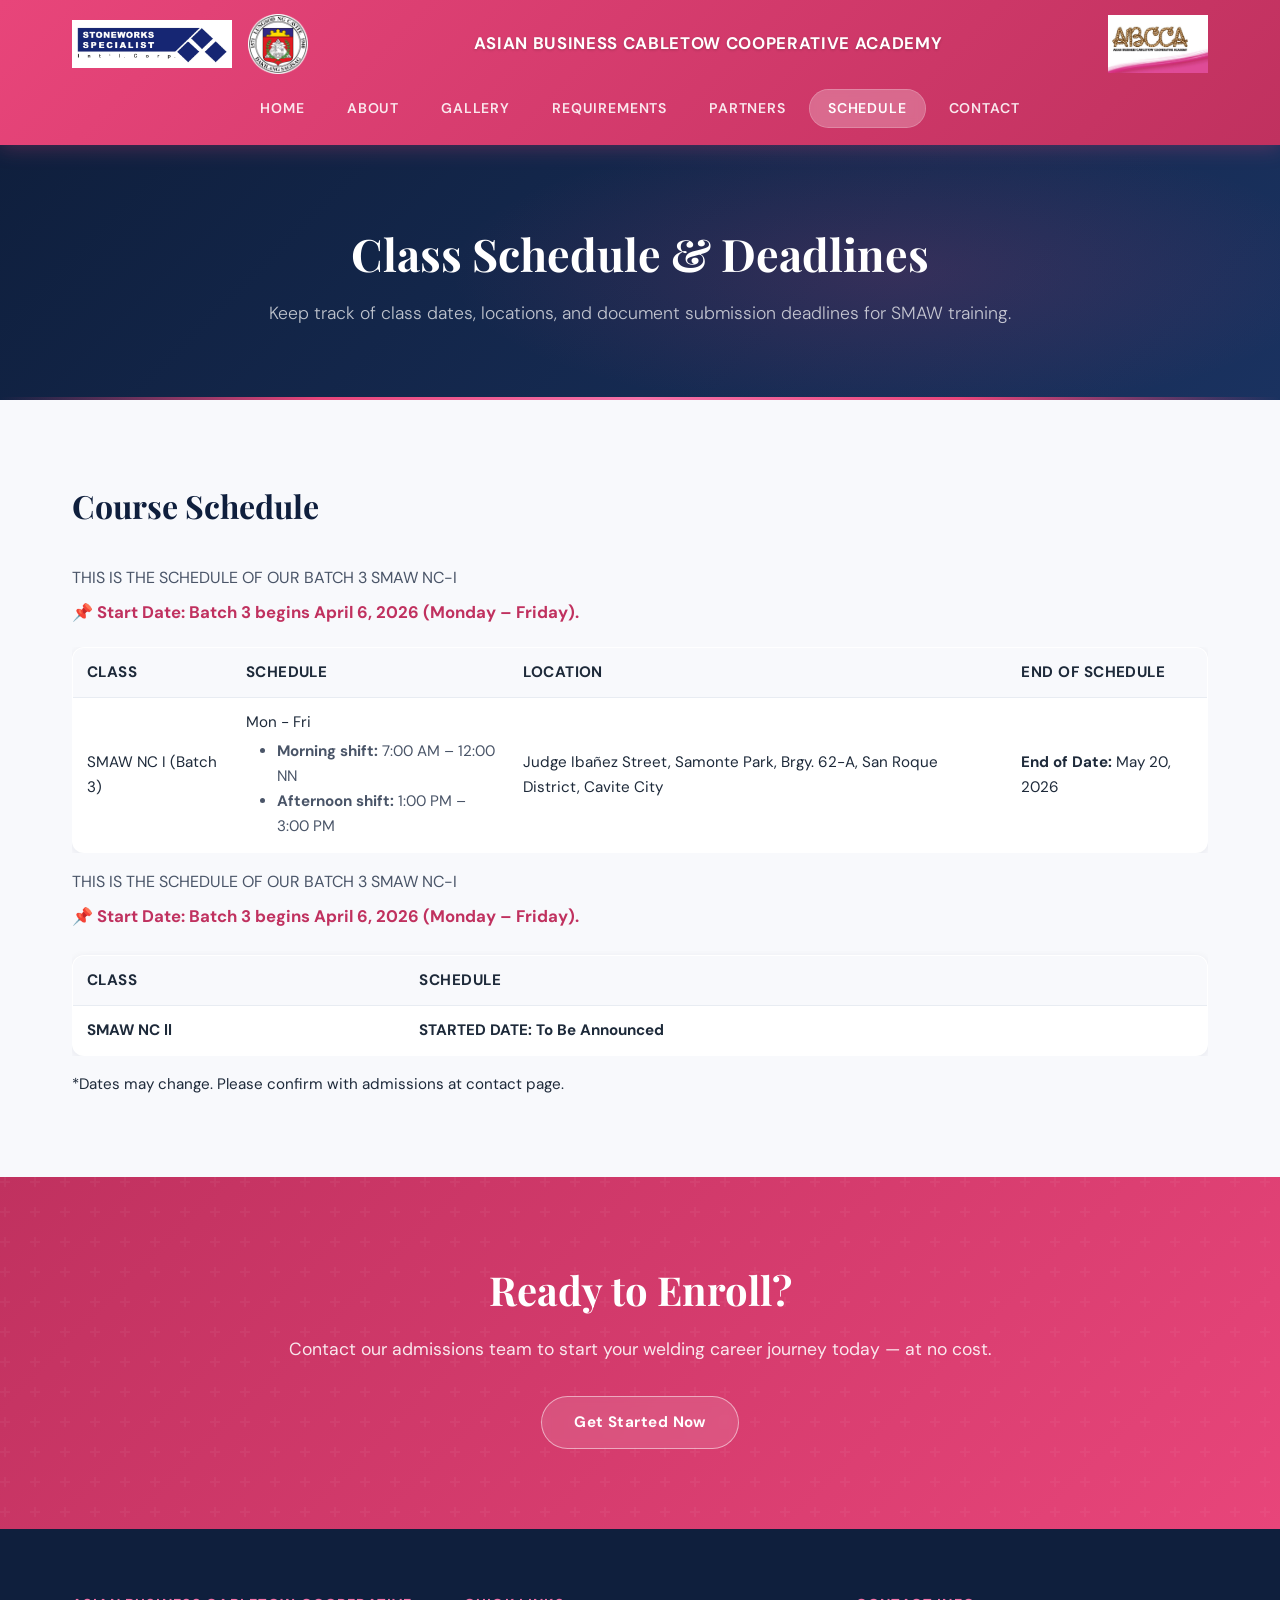
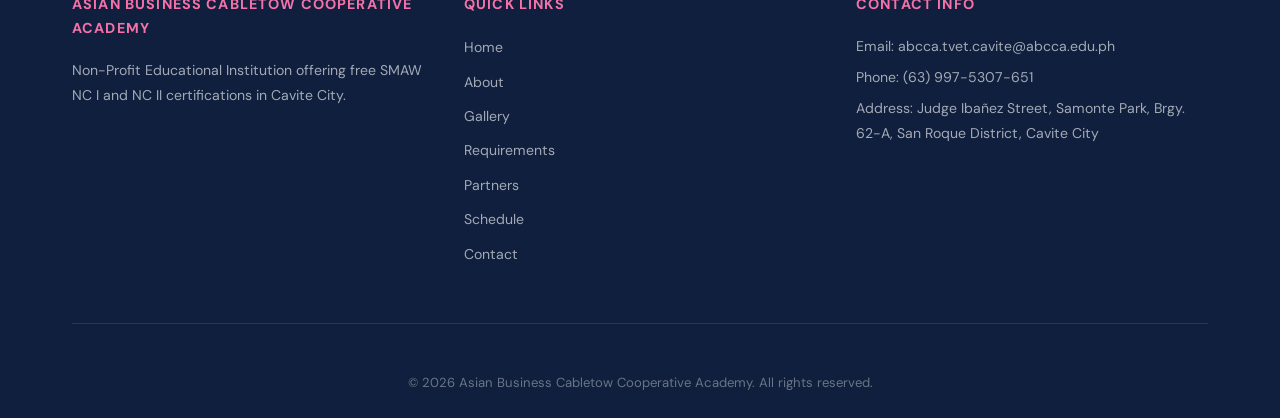
<file: schedule.html>
<!DOCTYPE html>
<html lang="en">
<head>
    <meta charset="UTF-8">
    <meta name="viewport" content="width=device-width, initial-scale=1.0">
    <title>Class Schedule & Deadlines - ABCCA Training School</title>
    <link rel="stylesheet" href="styles.css">
</head>
<body>

    <nav class="navbar">
        <div class="nav-container-vertical">
            <div class="header-top">
                <div class="logo-left">
                    <img src="SSIC_LOGO.jpg" alt="Stoneworks Logo">
                    <img src="LGU_LOGO.png" alt="LGU Logo">
                </div>
                <h1 class="site-title">ASIAN BUSINESS CABLETOW COOPERATIVE ACADEMY</h1>
                <div class="logo-right">
                    <img src="ABCCA_LOGO.jpg" alt="ABCCA Logo">
                </div>
            </div>
            <ul class="nav-menu-left" id="navMenu">
                <li><a href="index.html">Home</a></li>
                <li><a href="about.html">About</a></li>
                <li><a href="projects.html">Gallery</a></li>
                <li><a href="sponsors.html">Requirements</a></li>
                <li><a href="partners.html">Partners</a></li>
                <li><a href="schedule.html" class="active">Schedule</a></li>
                <li><a href="contact.html">Contact</a></li>
            </ul>
        </div>
    </nav>

    <main>
        <section class="page-header">
            <div class="container">
                <h2>Class Schedule & Deadlines</h2>
                <p>Keep track of class dates, locations, and document submission deadlines for SMAW training.</p>
            </div>
        </section>

        <section class="content-section" style="background:var(--off-white);">
            <div class="container">
                <h3>Course Schedule</h3>
                <p style="margin-bottom:0.5rem; color:var(--text-mid);">THIS IS THE SCHEDULE OF OUR BATCH 3 SMAW NC-I</p>
                <p style="margin-bottom:1.25rem; font-size:1.05rem; font-weight:700; color:#c0315f;">📌 Start Date: Batch 3 begins April 6, 2026 (Monday – Friday).</p>

                <div class="schedule-table-wrap">
                    <table class="schedule-table">
                        <thead>
                            <tr>
                                <th>Class</th>
                                <th>Schedule</th>
                                <th>Location</th>
                                <th>END of Schedule
                            </tr>
                        </thead>
                        <tbody>
                            <tr>
                                <td>SMAW NC I (Batch 3)</td>
                                <td>Mon - Fri
                                    <ul style="margin:0.25rem 0 0 1.15rem; padding-left: 0.8rem; color: var(--text-mid);">
                                        <li><strong>Morning shift:</strong> 7:00 AM – 12:00 NN</li>
                                        <li><strong>Afternoon shift:</strong> 1:00 PM – 3:00 PM</li>
                                    </ul>
                                </td>
                                <td>Judge Ibañez Street, Samonte Park, Brgy. 62-A, San Roque District, Cavite City</td>
                                <td> <strong>End of Date:</strong> May 20, 2026 </td>
                            </tr>
                        </tbody>
                    </table>
                </div>
                <p style="margin-bottom:0.5rem; color:var(--text-mid);">THIS IS THE SCHEDULE OF OUR BATCH 3 SMAW NC-I</p>
                <p style="margin-bottom:1.25rem; font-size:1.05rem; font-weight:700; color:#c0315f;">📌 Start Date: Batch 3 begins April 6, 2026 (Monday – Friday).</p>
                 <div class="schedule-table-wrap">
                    <table class="schedule-table">
                        <thead>
                            <tr>
                                <th>Class</th>
                                <th>Schedule</th>
                            </tr>
                        </thead>
                        <tbody>
                            <tr>
                                <td><strong>SMAW NC ll</strong> </td>
                                <td> <strong>STARTED DATE: To Be Announced </strong> </td>
                                    <ul style="margin:0.25rem 0 0 1.15rem; padding-left: 0.8rem; color: var(--text-mid);">
                                    </ul>
                                </td>
                            </tr>
                        </tbody>
                    </table>
                </div>


                <p style="margin-top:1rem; font-size:0.95rem;">*Dates may change. Please confirm with admissions at <a href="contact.html">contact page</a>.</p>
            </div>
        </section>

        <section class="cta">
            <div class="container">
                <h2>Ready to Enroll?</h2>
                <p>Contact our admissions team to start your welding career journey today — at no cost.</p>
                <a href="contact.html" class="btn btn-secondary">Get Started Now</a>
            </div>
        </section>
    </main>

    <footer class="footer">
        <div class="container">
            <div class="footer-content">
                <div class="footer-section">
                    <h4>Asian Business Cabletow Cooperative Academy</h4>
                    <p>Non-Profit Educational Institution offering free SMAW NC I and NC II certifications in Cavite City.</p>
                </div>
                <div class="footer-section">
                    <h4>Quick Links</h4>
                    <ul>
                        <li><a href="index.html">Home</a></li>
                        <li><a href="about.html">About</a></li>
                        <li><a href="projects.html">Gallery</a></li>
                        <li><a href="sponsors.html">Requirements</a></li>
                        <li><a href="partners.html">Partners</a></li>
                        <li><a href="schedule.html">Schedule</a></li>
                        <li><a href="contact.html">Contact</a></li>
                    </ul>
                </div>
                <div class="footer-section">
                    <h4>Contact Info</h4>
                    <p>Email: abcca.tvet.cavite@abcca.edu.ph</p>
                    <p>Phone: (63) 997-5307-651</p>
                    <p>Address: Judge Ibañez Street, Samonte Park, Brgy. 62-A, San Roque District, Cavite City</p>
                </div>
            </div>
            <div class="footer-bottom">
                <p>&copy; 2026 Asian Business Cabletow Cooperative Academy. All rights reserved.</p>
            </div>
        </div>
    </footer>

    <script src="script.js"></script>
</body>
</html>
</file>
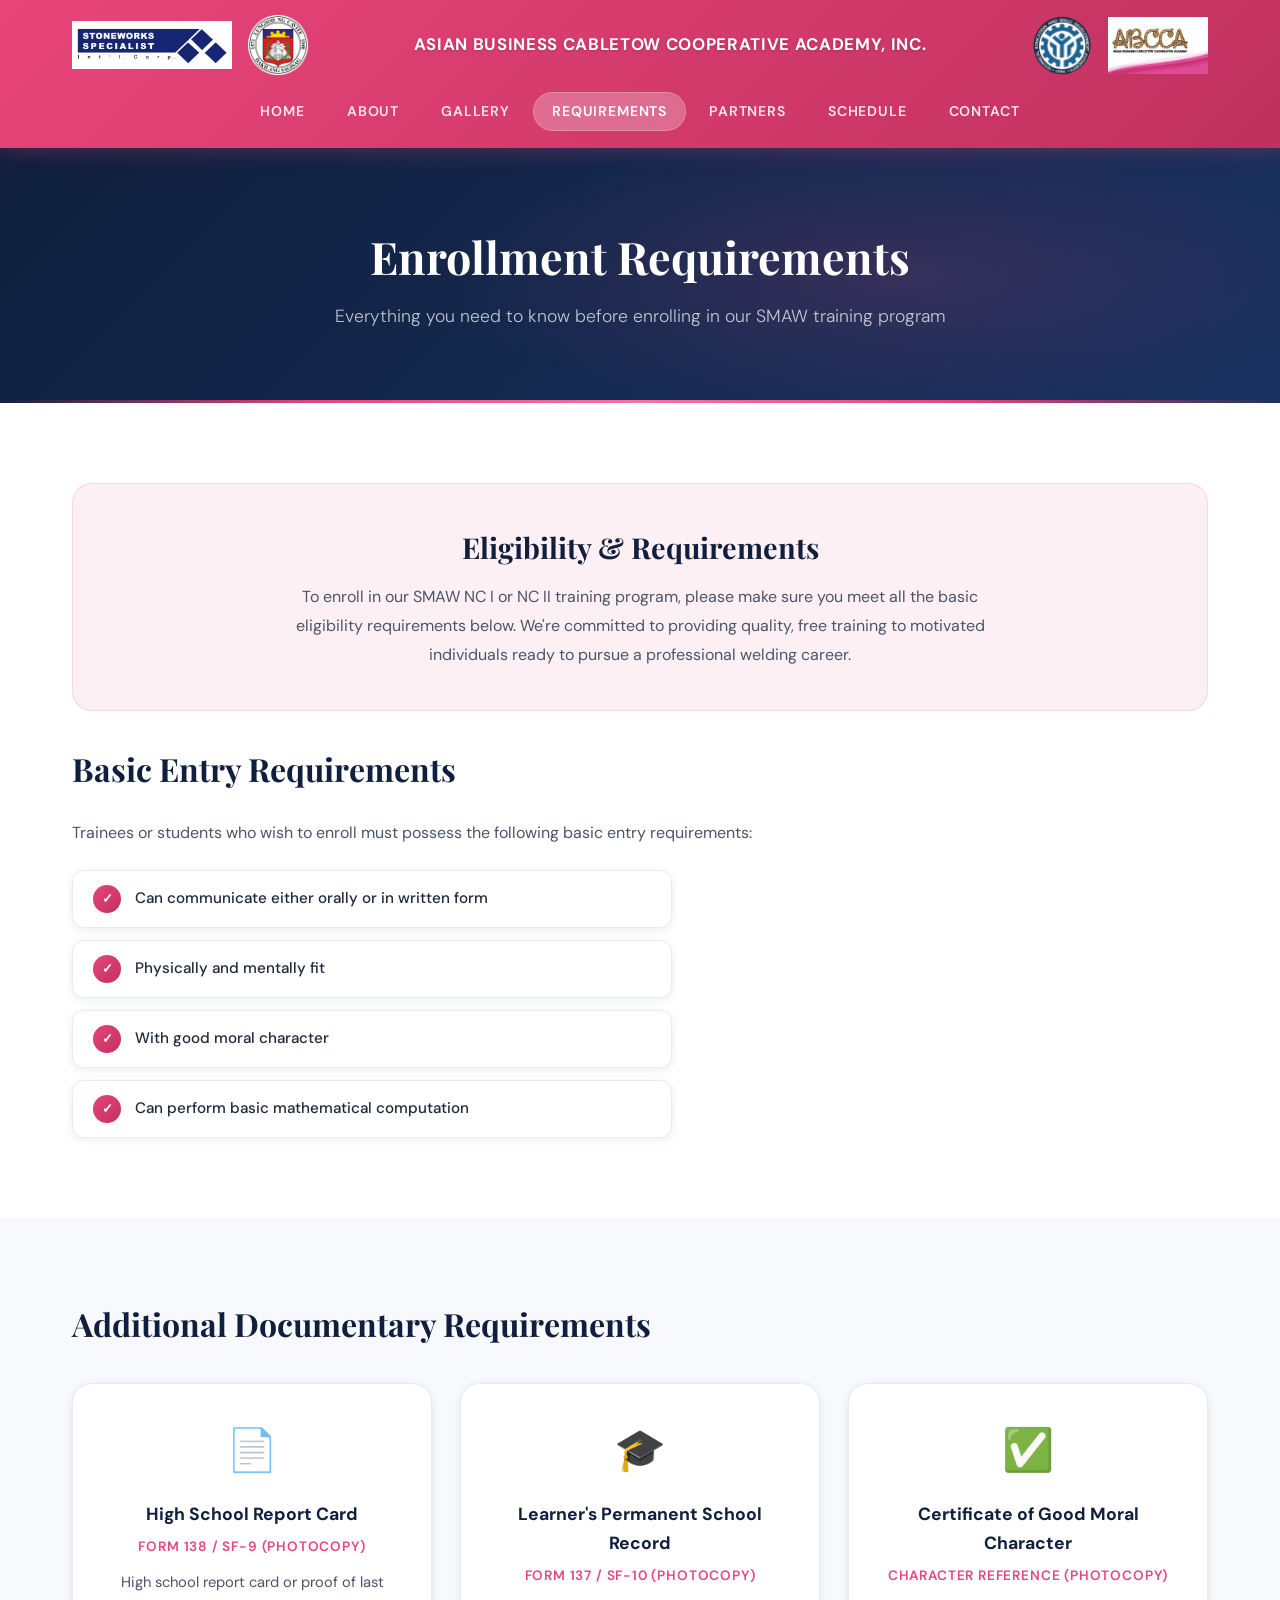
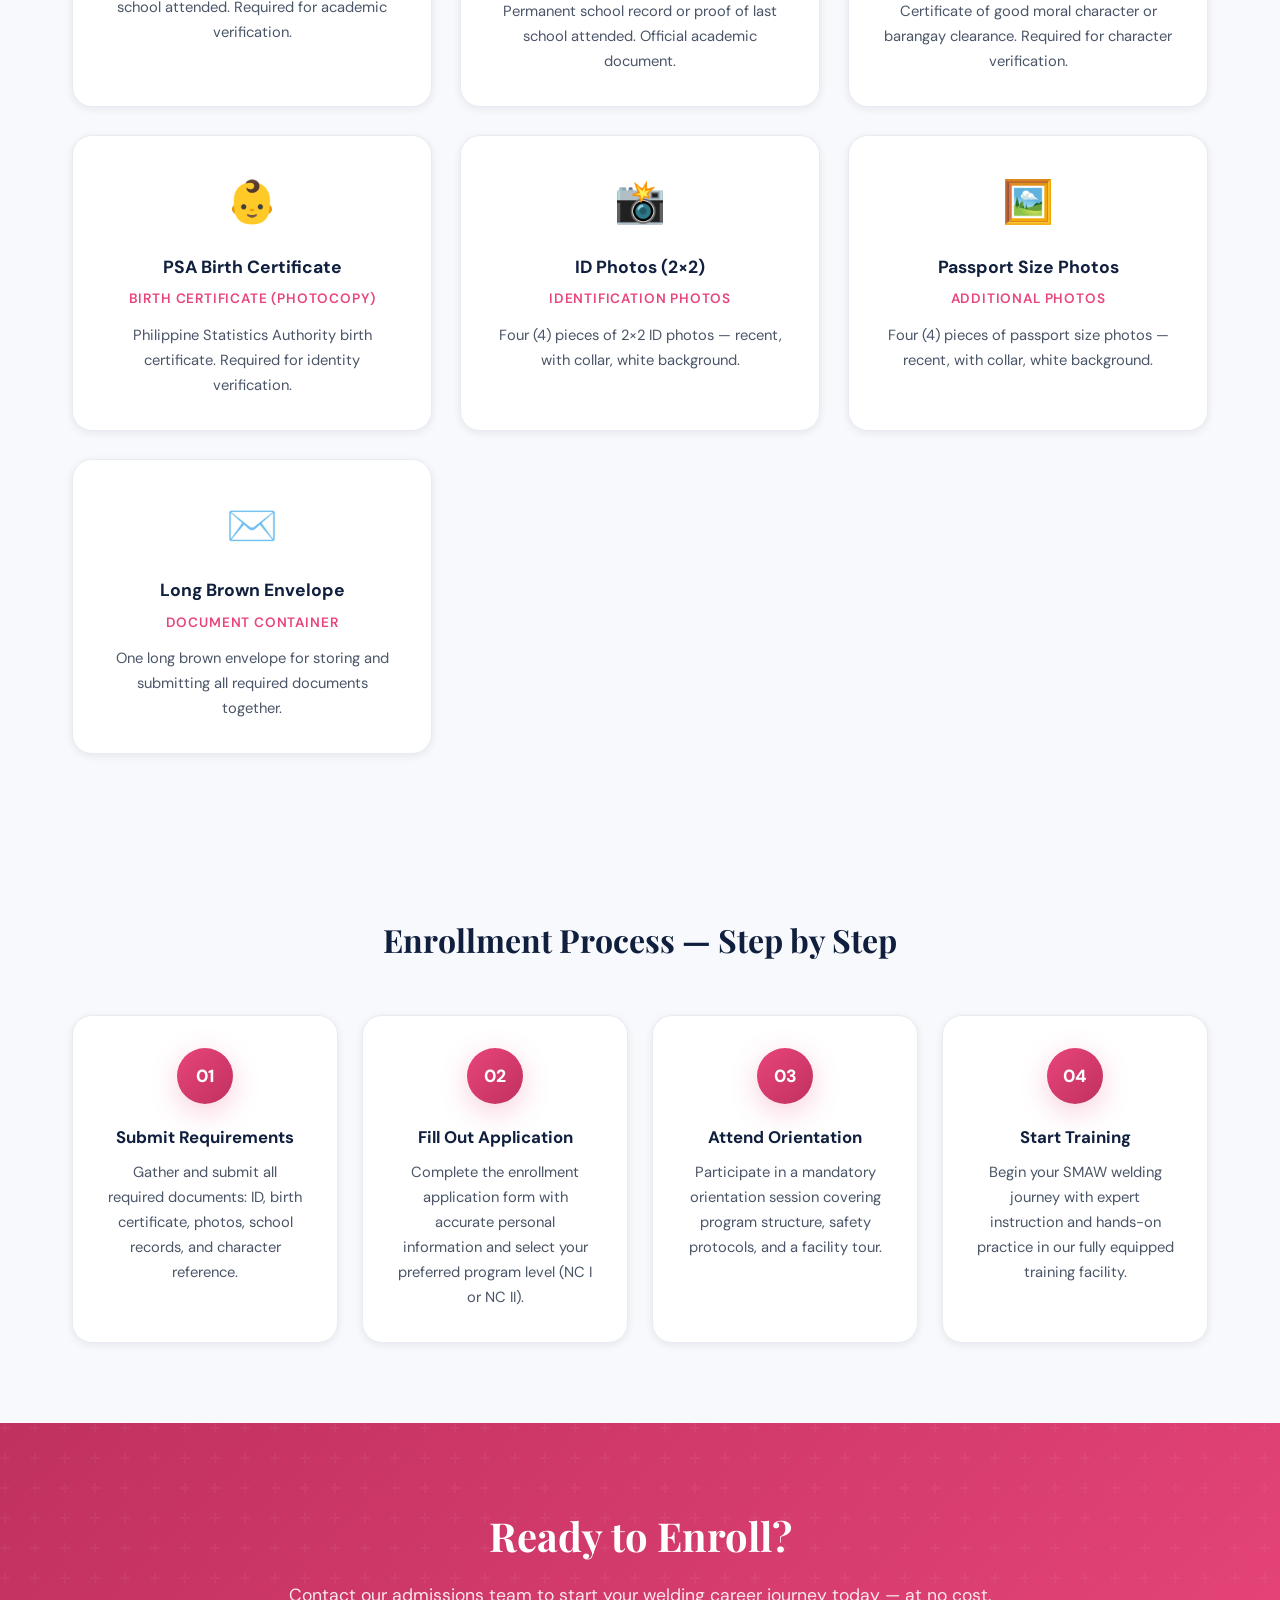
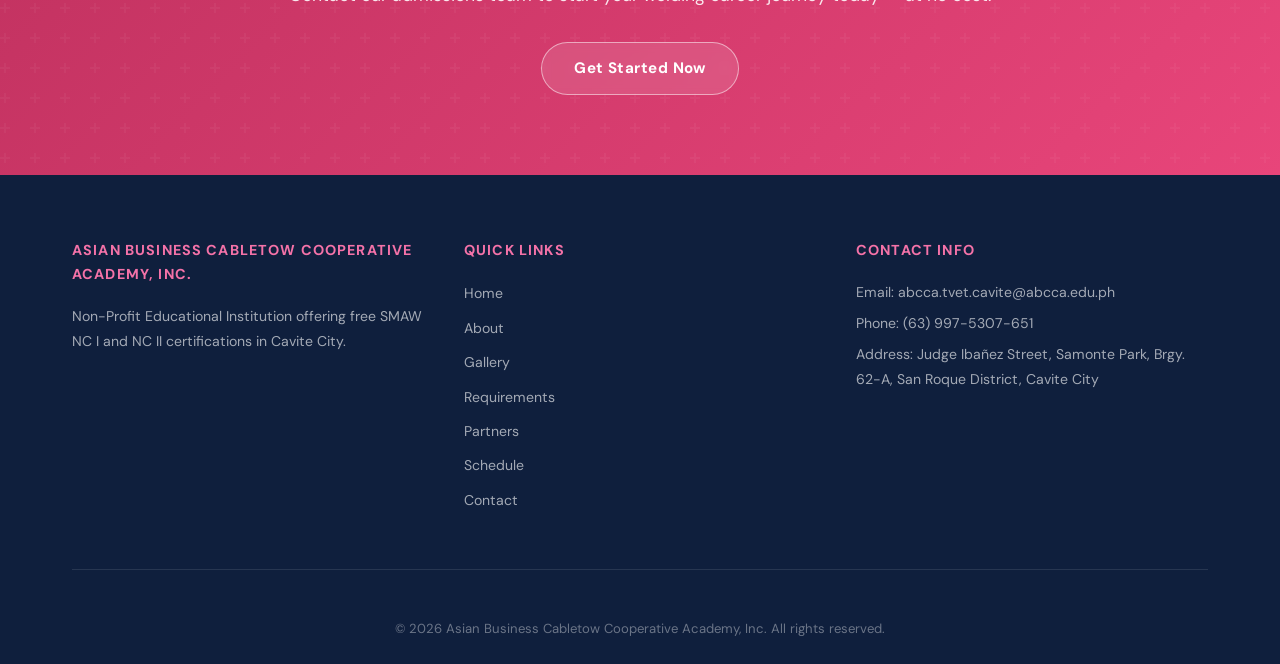
<file: sponsors.html>
<!DOCTYPE html>
<html lang="en">
<head>
    <meta charset="UTF-8">
    <meta name="viewport" content="width=device-width, initial-scale=1.0">
    <title>Enrollment Requirements - ABCCA Training School</title>
    <link rel="stylesheet" href="styles.css">
</head>
<body>

    <nav class="navbar">
        <div class="nav-container-vertical">
            <div class="header-top">
                <div class="logo-left">
                    <img src="SSIC_LOGO.jpg" alt="Stoneworks Logo">
                    <img src="LGU_LOGO.png" alt="LGU Logo">
                </div>
                <h1 class="site-title">ASIAN BUSINESS CABLETOW COOPERATIVE ACADEMY, INC.</h1>
                <div class="logo-right">
                    <img src="TESDA_LOGO.png" alt="TESDA Logo">
                    <img src="ABCCA_LOGO.jpg" alt="ABCCA Logo">
                </div>
            </div>
            <ul class="nav-menu-left" id="navMenu">
                <li><a href="index.html">Home</a></li>
                <li><a href="about.html">About</a></li>
                <li><a href="projects.html">Gallery</a></li>
                <li><a href="sponsors.html" class="active">Requirements</a></li>
                <li><a href="partners.html">Partners</a></li>
                <li><a href="schedule.html">Schedule</a></li>
                <li><a href="contact.html">Contact</a></li>
            </ul>
        </div>
    </nav>

    <main>
        <section class="page-header">
            <div class="container">
                <h2>Enrollment Requirements</h2>
                <p>Everything you need to know before enrolling in our SMAW training program</p>
            </div>
        </section>

        <!-- Intro -->
        <section class="content-section">
            <div class="container">
                <div class="sponsors-intro">
                    <h3>Eligibility & Requirements</h3>
                    <p>To enroll in our SMAW NC I or NC II training program, please make sure you meet all the basic eligibility requirements below. We're committed to providing quality, free training to motivated individuals ready to pursue a professional welding career.</p>
                </div>

                <h3 style="margin-bottom:1.5rem;">Basic Entry Requirements</h3>
                <p style="color:var(--text-mid); margin-bottom:1.5rem;">Trainees or students who wish to enroll must possess the following basic entry requirements:</p>
                <div class="requirements-list">
                    <div class="requirement-item">
                        <span class="requirement-check">✓</span>
                        <span>Can communicate either orally or in written form</span>
                    </div>
                    <div class="requirement-item">
                        <span class="requirement-check">✓</span>
                        <span>Physically and mentally fit</span>
                    </div>
                    <div class="requirement-item">
                        <span class="requirement-check">✓</span>
                        <span>With good moral character</span>
                    </div>
                    <div class="requirement-item">
                        <span class="requirement-check">✓</span>
                        <span>Can perform basic mathematical computation</span>
                    </div>
                </div>
            </div>
        </section>

        <!-- Documentary Requirements -->
        <section class="content-section" style="background:var(--off-white); padding-top:0;">
            <div class="container">
                <h3 style="margin-bottom:2rem; padding-top:80px;">Additional Documentary Requirements</h3>
                <div class="partners-grid">
                    <div class="partner-card">
                        <span class="partner-logo">📄</span>
                        <h4>High School Report Card</h4>
                        <span class="partner-industry">Form 138 / SF-9 (Photocopy)</span>
                        <p class="partner-summary">High school report card or proof of last school attended. Required for academic verification.</p>
                    </div>
                    <div class="partner-card">
                        <span class="partner-logo">🎓</span>
                        <h4>Learner's Permanent School Record</h4>
                        <span class="partner-industry">Form 137 / SF-10 (Photocopy)</span>
                        <p class="partner-summary">Permanent school record or proof of last school attended. Official academic document.</p>
                    </div>
                    <div class="partner-card">
                        <span class="partner-logo">✅</span>
                        <h4>Certificate of Good Moral Character</h4>
                        <span class="partner-industry">Character Reference (Photocopy)</span>
                        <p class="partner-summary">Certificate of good moral character or barangay clearance. Required for character verification.</p>
                    </div>
                    <div class="partner-card">
                        <span class="partner-logo">👶</span>
                        <h4>PSA Birth Certificate</h4>
                        <span class="partner-industry">Birth Certificate (Photocopy)</span>
                        <p class="partner-summary">Philippine Statistics Authority birth certificate. Required for identity verification.</p>
                    </div>
                    <div class="partner-card">
                        <span class="partner-logo">📸</span>
                        <h4>ID Photos (2×2)</h4>
                        <span class="partner-industry">Identification Photos</span>
                        <p class="partner-summary">Four (4) pieces of 2×2 ID photos — recent, with collar, white background.</p>
                    </div>
                    <div class="partner-card">
                        <span class="partner-logo">🖼️</span>
                        <h4>Passport Size Photos</h4>
                        <span class="partner-industry">Additional Photos</span>
                        <p class="partner-summary">Four (4) pieces of passport size photos — recent, with collar, white background.</p>
                    </div>
                    <div class="partner-card">
                        <span class="partner-logo">✉️</span>
                        <h4>Long Brown Envelope</h4>
                        <span class="partner-industry">Document Container</span>
                        <p class="partner-summary">One long brown envelope for storing and submitting all required documents together.</p>
                    </div>
                </div>
            </div>
        </section>

        <!-- Enrollment Steps -->
        <section class="benefits-section">
            <div class="container">
                <h3>Enrollment Process — Step by Step</h3>
                <div class="benefits-list">
                    <div class="benefit-item">
                        <div class="benefit-number">01</div>
                        <h4>Submit Requirements</h4>
                        <p>Gather and submit all required documents: ID, birth certificate, photos, school records, and character reference.</p>
                    </div>
                    <div class="benefit-item">
                        <div class="benefit-number">02</div>
                        <h4>Fill Out Application</h4>
                        <p>Complete the enrollment application form with accurate personal information and select your preferred program level (NC I or NC II).</p>
                    </div>
                    <div class="benefit-item">
                        <div class="benefit-number">03</div>
                        <h4>Attend Orientation</h4>
                        <p>Participate in a mandatory orientation session covering program structure, safety protocols, and a facility tour.</p>
                    </div>
                    <div class="benefit-item">
                        <div class="benefit-number">04</div>
                        <h4>Start Training</h4>
                        <p>Begin your SMAW welding journey with expert instruction and hands-on practice in our fully equipped training facility.</p>
                    </div>
                </div>
            </div>
        </section>

        <!-- CTA -->
        <section class="cta">
            <div class="container">
                <h2>Ready to Enroll?</h2>
                <p>Contact our admissions team to start your welding career journey today — at no cost.</p>
                <a href="contact.html" class="btn btn-secondary">Get Started Now</a>
            </div>
        </section>
    </main>

    <footer class="footer">
        <div class="container">
            <div class="footer-content">
                <div class="footer-section">
                    <h4>Asian Business Cabletow Cooperative Academy, Inc.</h4>
                    <p>Non-Profit Educational Institution offering free SMAW NC I and NC II certifications in Cavite City.</p>
                </div>
                <div class="footer-section">
                    <h4>Quick Links</h4>
                    <ul>
                        <li><a href="index.html">Home</a></li>
                        <li><a href="about.html">About</a></li>
                        <li><a href="projects.html">Gallery</a></li>
                        <li><a href="sponsors.html">Requirements</a></li>
                        <li><a href="partners.html">Partners</a></li>
                        <li><a href="schedule.html">Schedule</a></li>
                        <li><a href="contact.html">Contact</a></li>
                    </ul>
                </div>
                <div class="footer-section">
                    <h4>Contact Info</h4>
                    <p>Email: abcca.tvet.cavite@abcca.edu.ph</p>
                    <p>Phone: (63) 997-5307-651</p>
                    <p>Address: Judge Ibañez Street, Samonte Park, Brgy. 62-A, San Roque District, Cavite City</p>
                </div>
            </div>
            <div class="footer-bottom">
                <p>&copy; 2026 Asian Business Cabletow Cooperative Academy, Inc. All rights reserved.</p>
            </div>
        </div>
    </footer>

    <script src="script.js"></script>
</body>
</html>
</file>
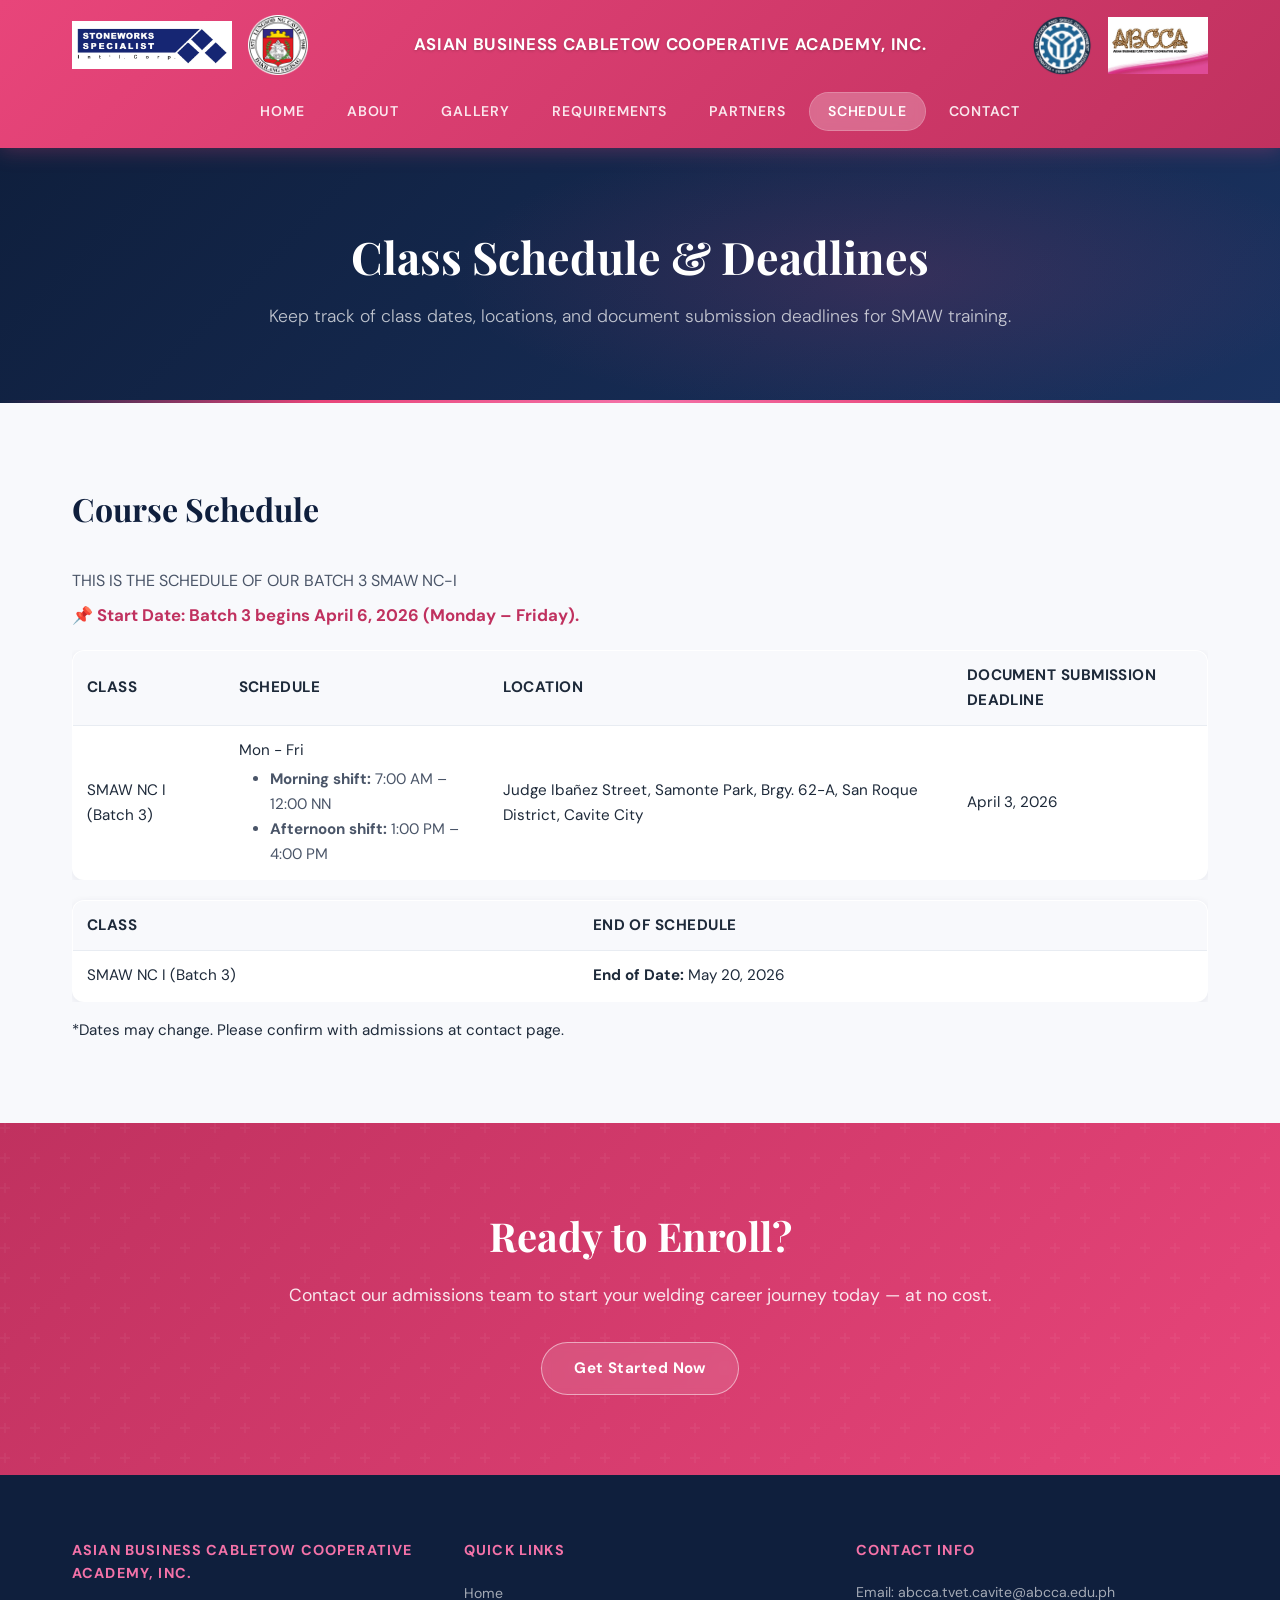
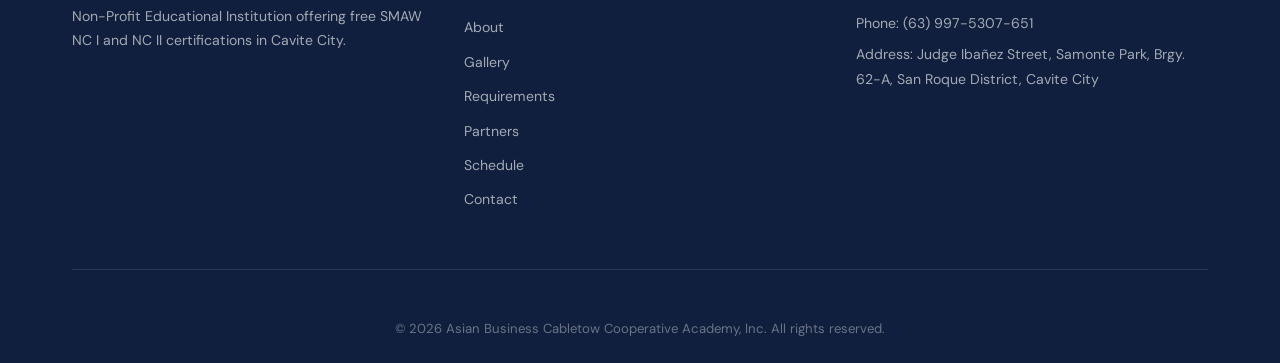
<file: trainees.html>
<!DOCTYPE html>
<html lang="en">
<head>
    <meta charset="UTF-8">
    <meta name="viewport" content="width=device-width, initial-scale=1.0">
    <title>Class Schedule & Deadlines - ABCCA Training School</title>
    <link rel="stylesheet" href="styles.css">
</head>
<body>

    <nav class="navbar">
        <div class="nav-container-vertical">
            <div class="header-top">
                <div class="logo-left">
                    <img src="SSIC_LOGO.jpg" alt="Stoneworks Logo">
                    <img src="LGU_LOGO.png" alt="LGU Logo">
                </div>
                <h1 class="site-title">ASIAN BUSINESS CABLETOW COOPERATIVE ACADEMY, INC.</h1>
                <div class="logo-right">
                    <img src="TESDA_LOGO.png" alt="TESDA Logo">
                    <img src="ABCCA_LOGO.jpg" alt="ABCCA Logo">
                </div>
            </div>
            <ul class="nav-menu-left" id="navMenu">
                <li><a href="index.html">Home</a></li>
                <li><a href="about.html">About</a></li>
                <li><a href="projects.html">Gallery</a></li>
                <li><a href="sponsors.html">Requirements</a></li>
                <li><a href="partners.html">Partners</a></li>
                <li><a href="schedule.html" class="active">Schedule</a></li>
                <li><a href="contact.html">Contact</a></li>
            </ul>
        </div>
    </nav>

    <main>
        <section class="page-header">
            <div class="container">
                <h2>Class Schedule & Deadlines</h2>
                <p>Keep track of class dates, locations, and document submission deadlines for SMAW training.</p>
            </div>
        </section>

        <section class="content-section" style="background:var(--off-white);">
            <div class="container">
                <h3>Course Schedule</h3>
                <p style="margin-bottom:0.5rem; color:var(--text-mid);">THIS IS THE SCHEDULE OF OUR BATCH 3 SMAW NC-I</p>
                <p style="margin-bottom:1.25rem; font-size:1.05rem; font-weight:700; color:#c0315f;">📌 Start Date: Batch 3 begins April 6, 2026 (Monday – Friday).</p>

                <div class="schedule-table-wrap">
                    <table class="schedule-table">
                        <thead>
                            <tr>
                                <th>Class</th>
                                <th>Schedule</th>
                                <th>Location</th>
                                <th>Document Submission Deadline</th>
                            </tr>
                        </thead>
                        <tbody>
                            <tr>
                                <td>SMAW NC I (Batch 3)</td>
                                <td>Mon - Fri
                                    <ul style="margin:0.25rem 0 0 1.15rem; padding-left: 0.8rem; color: var(--text-mid);">
                                        <li><strong>Morning shift:</strong> 7:00 AM – 12:00 NN</li>
                                        <li><strong>Afternoon shift:</strong> 1:00 PM – 4:00 PM</li>
                                    </ul>
                                </td>
                                <td>Judge Ibañez Street, Samonte Park, Brgy. 62-A, San Roque District, Cavite City</td>
                                <td>April 3, 2026</td>
                            </tr>
                        </tbody>
                    </table>
                </div>
                <div class="schedule-table-wrap">
                    <table class="schedule-table">
                        <thead>
                            <tr>
                                <th>Class</th>
                                <th>END of Schedule</th>
                            </tr>
                        </thead>
                        <tbody>
                            <tr>
                                <td>SMAW NC I (Batch 3)</td>
                                <td> <strong>End of Date:</strong> May 20, 2026 </td>
                                    <ul style="margin:0.25rem 0 0 1.15rem; padding-left: 0.8rem; color: var(--text-mid);">
                                    </ul>
                                </td>
                            </tr>
                        </tbody>
                    </table>
                </div>

                <p style="margin-top:1rem; font-size:0.95rem;">*Dates may change. Please confirm with admissions at <a href="contact.html">contact page</a>.</p>
            </div>
        </section>

        <section class="cta">
            <div class="container">
                <h2>Ready to Enroll?</h2>
                <p>Contact our admissions team to start your welding career journey today — at no cost.</p>
                <a href="contact.html" class="btn btn-secondary">Get Started Now</a>
            </div>
        </section>
    </main>

    <footer class="footer">
        <div class="container">
            <div class="footer-content">
                <div class="footer-section">
                    <h4>Asian Business Cabletow Cooperative Academy, Inc.</h4>
                    <p>Non-Profit Educational Institution offering free SMAW NC I and NC II certifications in Cavite City.</p>
                </div>
                <div class="footer-section">
                    <h4>Quick Links</h4>
                    <ul>
                        <li><a href="index.html">Home</a></li>
                        <li><a href="about.html">About</a></li>
                        <li><a href="projects.html">Gallery</a></li>
                        <li><a href="sponsors.html">Requirements</a></li>
                        <li><a href="partners.html">Partners</a></li>
                        <li><a href="schedule.html">Schedule</a></li>
                        <li><a href="contact.html">Contact</a></li>
                    </ul>
                </div>
                <div class="footer-section">
                    <h4>Contact Info</h4>
                    <p>Email: abcca.tvet.cavite@abcca.edu.ph</p>
                    <p>Phone: (63) 997-5307-651</p>
                    <p>Address: Judge Ibañez Street, Samonte Park, Brgy. 62-A, San Roque District, Cavite City</p>
                </div>
            </div>
            <div class="footer-bottom">
                <p>&copy; 2026 Asian Business Cabletow Cooperative Academy, Inc. All rights reserved.</p>
            </div>
        </div>
    </footer>

    <script src="script.js"></script>
</body>
</html>
</file>
<file: styles.css>
/* ============================================================
   ABCCA — Enhanced Professional Stylesheet
   Design Direction: Refined Institutional · Pink + White + Deep Navy
   ============================================================ */

@import url('https://fonts.googleapis.com/css2?family=Playfair+Display:wght@600;700;800&family=DM+Sans:wght@300;400;500;600;700&display=swap');

/* ── Variables ── */
:root {
    --pink:        #e8457a;
    --pink-dark:   #c0315f;
    --pink-light:  #f472a8;
    --pink-pale:   #fdf0f5;
    --pink-glow:   rgba(232,69,122,0.15);

    --navy:        #0f1f3d;
    --navy-mid:    #1a3260;
    --navy-light:  #2d4a85;

    --white:       #ffffff;
    --off-white:   #f8f9fc;
    --border:      #e8ecf2;
    --text:        #1e2a3a;
    --text-mid:    #4a5568;
    --text-light:  #718096;

    --shadow-sm:   0 2px 8px rgba(15,31,61,0.08);
    --shadow-md:   0 6px 20px rgba(15,31,61,0.12);
    --shadow-lg:   0 16px 48px rgba(15,31,61,0.16);
    --shadow-pink: 0 8px 28px rgba(232,69,122,0.25);

    --radius:      12px;
    --radius-lg:   20px;
    --transition:  all 0.3s cubic-bezier(0.4,0,0.2,1);
}

/* ── Reset ── */
*, *::before, *::after { margin:0; padding:0; box-sizing:border-box; }
html { scroll-behavior:smooth; }
body {
    font-family: 'DM Sans', 'Segoe UI', sans-serif;
    color: var(--text);
    background: var(--white);
    line-height: 1.65;
    -webkit-font-smoothing: antialiased;
}
img { max-width:100%; display:block; }
a { text-decoration:none; color:inherit; }

.container {
    max-width: 1200px;
    margin: 0 auto;
    padding: 0 32px;
}

/* ============================================================
NAVBAR
   ============================================================ */
.navbar {
    background: linear-gradient(135deg, var(--pink) 0%, var(--pink-dark) 100%);
    position: sticky;
    top: 0;
    z-index: 1000;
    box-shadow: 0 2px 20px rgba(232,69,122,0.3);
}

.nav-container-vertical {
    max-width: 1200px;
    margin: 0 auto;
    padding: 14px 32px;
    display: flex;
    flex-direction: column;
    gap: 12px;
}

/* Header top row */
.header-top {
    display: flex;
    align-items: center;
    justify-content: space-between;
    width: 100%;
    gap: 16px;
}

.logo-left {
    display: flex;
    align-items: center;
    gap: 16px;
    flex-shrink: 0;
}

.logo-left img:first-child { width: 160px; height: auto; }
.logo-left img:last-child  { width: 60px;  height: auto; }

.site-title {
    flex: 1;
    text-align: center;
    font-family: 'DM Sans', sans-serif;
    font-weight: 700;
    font-size: 1.05rem;
    letter-spacing: 0.04em;
    color: #fff;
    line-height: 1.3;
    text-shadow: 0 1px 3px rgba(0,0,0,0.2);
}

.logo-right {
    display: flex;
    align-items: center;
    gap: 16px;
    flex-shrink: 0;
}
   .logo-right img:first-child { width: 60px; height: auto; }
   .logo-right img:last-child  { width: 100px;  height: auto; }


/* Nav menu */
.nav-menu-left {
    list-style: none;
    display: flex;
    justify-content: center;
    gap: 6px;
    flex-wrap: wrap;
    padding: 4px 0;
}

.nav-menu-left li a {
    color: rgba(255,255,255,0.88);
    font-size: 0.88rem;
    font-weight: 600;
    letter-spacing: 0.06em;
    text-transform: uppercase;
    padding: 7px 18px;
    border-radius: 50px;
    transition: var(--transition);
    display: block;
}

.nav-menu-left li a:hover,
.nav-menu-left li a.active {
    background: rgba(255,255,255,0.2);
    color: #fff;
    backdrop-filter: blur(4px);
}

.nav-menu-left li a.active {
    background: rgba(255,255,255,0.25);
    box-shadow: 0 0 0 1px rgba(255,255,255,0.4);
}

/* ============================================================
HERO
   ============================================================ */
.hero {
    background: linear-gradient(135deg, var(--navy) 0%, var(--navy-mid) 60%, var(--navy-light) 100%);
    color: #fff;
    padding: 110px 32px;
    text-align: center;
    min-height: 520px;
    display: flex;
    align-items: center;
    justify-content: center;
    position: relative;
    overflow: hidden;
}

.hero::before {
    content: '';
    position: absolute;
    inset: 0;
    background:
        radial-gradient(ellipse 60% 50% at 80% 50%, rgba(232,69,122,0.18) 0%, transparent 70%),
        radial-gradient(ellipse 40% 60% at 20% 80%, rgba(45,74,133,0.4) 0%, transparent 60%);
    pointer-events: none;
}

.hero::after {
    content: '';
    position: absolute;
    bottom: 0; left: 0; right: 0;
    height: 3px;
    background: linear-gradient(90deg, transparent, var(--pink), var(--pink-light), var(--pink), transparent);
}

.hero-content { position: relative; z-index: 1; max-width: 760px; }

.hero-content h2 {
    font-family: 'Playfair Display', serif;
    font-size: 3.2rem;
    font-weight: 800;
    line-height: 1.15;
    margin-bottom: 1.25rem;
    letter-spacing: -0.01em;
}

.hero-content p {
    font-size: 1.2rem;
    color: rgba(255,255,255,0.78);
    margin-bottom: 2.5rem;
    font-weight: 300;
}

/* ============================================================
PAGE HEADER (inner pages)
   ============================================================ */
.page-header {
    background: linear-gradient(135deg, var(--navy) 0%, var(--navy-mid) 100%);
    color: #fff;
    padding: 72px 32px;
    text-align: center;
    position: relative;
    overflow: hidden;
}

.page-header::before {
    content: '';
    position: absolute;
    inset: 0;
    background: radial-gradient(ellipse 50% 80% at 70% 50%, rgba(232,69,122,0.15), transparent 70%);
}

.page-header::after {
    content: '';
    position: absolute;
    bottom: 0; left: 0; right: 0;
    height: 3px;
    background: linear-gradient(90deg, transparent, var(--pink), var(--pink-light), var(--pink), transparent);
}

/* Schedule table */
.schedule-table-wrap {
    overflow-x: auto;
    margin-bottom: 1rem;
}

.schedule-table {
    width: 100%;
    border-collapse: collapse;
    background: #fff;
    border: 1px solid var(--border);
    box-shadow: var(--shadow-sm);
    border-radius: var(--radius);
    overflow: hidden;
}

.schedule-table th,
.schedule-table td {
    padding: 12px 14px;
    text-align: left;
    border-bottom: 1px solid var(--border);
    font-size: 0.95rem;
}

.schedule-table th {
    background: var(--off-white);
    font-weight: 700;
    text-transform: uppercase;
    letter-spacing: 0.03em;
}

.schedule-table tbody tr:nth-child(even) {
    background: #f8f9fc;
}

.schedule-table tbody tr:last-child td {
    border-bottom: 0;
}


.page-header .container { position: relative; z-index: 1; }

.page-header h2 {
    font-family: 'Playfair Display', serif;
    font-size: 2.8rem;
    font-weight: 700;
    margin-bottom: 0.5rem;
}

.page-header p {
    font-size: 1.1rem;
    color: rgba(255,255,255,0.72);
    font-weight: 300;
}

/* ============================================================
BUTTONS
   ============================================================ */
.btn {
    display: inline-flex;
    align-items: center;
    gap: 8px;
    padding: 13px 32px;
    border-radius: 50px;
    font-size: 0.95rem;
    font-weight: 700;
    letter-spacing: 0.03em;
    cursor: pointer;
    border: none;
    transition: var(--transition);
    text-decoration: none;
}

.btn-primary {
    background: linear-gradient(135deg, var(--pink) 0%, var(--pink-dark) 100%);
    color: #fff;
    box-shadow: var(--shadow-pink);
}

.btn-primary:hover {
    transform: translateY(-2px);
    box-shadow: 0 12px 36px rgba(232,69,122,0.4);
}

.btn-secondary {
    background: rgba(255,255,255,0.12);
    color: #fff;
    border: 1.5px solid rgba(255,255,255,0.5);
    backdrop-filter: blur(4px);
}

.btn-secondary:hover {
    background: #fff;
    color: var(--pink-dark);
    border-color: #fff;
    transform: translateY(-2px);
}

/* ============================================================
FEATURES SECTION
   ============================================================ */
.features {
    background: var(--off-white);
    padding: 90px 32px;
}

.features h2 {
    text-align: center;
    font-family: 'Playfair Display', serif;
    font-size: 2.4rem;
    color: var(--navy);
    margin-bottom: 3.5rem;
}

.features-grid {
    display: grid;
    grid-template-columns: repeat(auto-fit, minmax(240px, 1fr));
    gap: 1.75rem;
}

.feature-card {
    background: var(--white);
    padding: 2.25rem;
    border-radius: var(--radius-lg);
    text-align: center;
    box-shadow: var(--shadow-sm);
    border: 1px solid var(--border);
    transition: var(--transition);
    position: relative;
    overflow: hidden;
}

.feature-card::before {
    content: '';
    position: absolute;
    top: 0; left: 0; right: 0;
    height: 3px;
    background: linear-gradient(90deg, var(--pink), var(--pink-light));
    transform: scaleX(0);
    transform-origin: left;
    transition: transform 0.4s ease;
}

.feature-card:hover { transform: translateY(-6px); box-shadow: var(--shadow-md); }
.feature-card:hover::before { transform: scaleX(1); }

.feature-icon {
    font-size: 2.8rem;
    margin-bottom: 1.1rem;
    display: block;
}

.feature-card h3 {
    color: var(--navy);
    font-size: 1.15rem;
    font-weight: 700;
    margin-bottom: 0.75rem;
}

.feature-card p { color: var(--text-light); font-size: 0.93rem; line-height: 1.7; }

/* ============================================================
CTA SECTION
   ============================================================ */
.cta {
    background: linear-gradient(135deg, var(--pink-dark) 0%, var(--pink) 100%);
    color: #fff;
    padding: 80px 32px;
    text-align: center;
    position: relative;
    overflow: hidden;
}

.cta::before {
    content: '';
    position: absolute;
    inset: 0;
    background: url("data:image/svg+xml,%3Csvg width='60' height='60' viewBox='0 0 60 60' xmlns='http://www.w3.org/2000/svg'%3E%3Cg fill='none' fill-rule='evenodd'%3E%3Cg fill='%23ffffff' fill-opacity='0.04'%3E%3Cpath d='M36 34v-4h-2v4h-4v2h4v4h2v-4h4v-2h-4zm0-30V0h-2v4h-4v2h4v4h2V6h4V4h-4zM6 34v-4H4v4H0v2h4v4h2v-4h4v-2H6zM6 4V0H4v4H0v2h4v4h2V6h4V4H6z'/%3E%3C/g%3E%3C/g%3E%3C/svg%3E");
    pointer-events: none;
}

.cta .container { position: relative; z-index: 1; }
.cta h2 { font-family: 'Playfair Display', serif; font-size: 2.5rem; margin-bottom: 0.75rem; }
.cta p { font-size: 1.1rem; margin-bottom: 2rem; opacity: 0.88; }

/* ============================================================
CONTENT SECTIONS
   ============================================================ */
.content-section { padding: 80px 32px; }

.content-section h3 {
    font-family: 'Playfair Display', serif;
    font-size: 2rem;
    color: var(--navy);
    margin-bottom: 2rem;
}

.content-wrapper {
    display: grid;
    grid-template-columns: 1fr 1fr;
    gap: 4rem;
    align-items: center;
}

.content-text p {
    color: var(--text-mid);
    margin-bottom: 1.1rem;
    text-align: justify;
    line-height: 1.8;
}

.content-image { text-align: center; }
.content-image img { border-radius: var(--radius-lg); box-shadow: var(--shadow-md); }

/* ============================================================
PROGRAM DETAILS
   ============================================================ */
.program-details {
    background: var(--off-white);
    padding: 80px 32px;
}

.program-details h3 {
    text-align: center;
    font-family: 'Playfair Display', serif;
    font-size: 2rem;
    color: var(--navy);
    margin-bottom: 3rem;
}

.details-grid {
    display: grid;
    grid-template-columns: repeat(auto-fit, minmax(260px, 1fr));
    gap: 1.5rem;
}

.detail-item {
    background: var(--white);
    padding: 2rem;
    border-radius: var(--radius);
    box-shadow: var(--shadow-sm);
    border-left: 4px solid var(--pink);
    transition: var(--transition);
}

.detail-item:hover { transform: translateX(4px); box-shadow: var(--shadow-md); }

.detail-item h4 {
    color: var(--navy);
    font-weight: 700;
    font-size: 1.05rem;
    margin-bottom: 0.5rem;
}

.detail-item p { color: var(--text-mid); font-size: 0.93rem; line-height: 1.7; }

/* ============================================================
OUTCOMES
   ============================================================ */
.outcomes-list { display: grid; gap: 1.25rem; }

.outcome-item {
    display: flex;
    gap: 1.5rem;
    padding: 1.5rem;
    background: var(--pink-pale);
    border-radius: var(--radius);
    align-items: flex-start;
    border: 1px solid rgba(232,69,122,0.12);
    transition: var(--transition);
}

.outcome-item:hover { box-shadow: var(--shadow-sm); }

.outcome-number {
    font-size: 1.4rem;
    color: var(--pink);
    font-weight: 700;
    min-width: 28px;
    margin-top: 2px;
}

.outcome-content h4 { color: var(--navy); font-weight: 700; margin-bottom: 0.3rem; }
.outcome-content p  { color: var(--text-mid); font-size: 0.93rem; }

/* ============================================================
PARTNERS / CAREER CARDS (used on about + sponsors)
   ============================================================ */
.partners-grid {
    display: grid;
    grid-template-columns: repeat(auto-fit, minmax(280px, 1fr));
    gap: 1.75rem;
}

.partner-card {
    background: var(--white);
    padding: 2rem;
    border-radius: var(--radius-lg);
    box-shadow: var(--shadow-sm);
    border: 1px solid var(--border);
    transition: var(--transition);
    text-align: center;
}

.partner-card:hover { transform: translateY(-5px); box-shadow: var(--shadow-md); }

.partner-logo {
    font-size: 2.6rem;
    margin-bottom: 1rem;
    display: block;
}

.partner-card h4 {
    color: var(--navy);
    font-size: 1.1rem;
    font-weight: 700;
    margin-bottom: 0.4rem;
}

.partner-industry {
    color: var(--pink);
    font-weight: 600;
    font-size: 0.85rem;
    text-transform: uppercase;
    letter-spacing: 0.06em;
    margin-bottom: 0.75rem;
    display: block;
}

.partner-summary { color: var(--text-mid); font-size: 0.92rem; line-height: 1.7; }

/* ============================================================
BENEFITS / ENROLLMENT STEPS
   ============================================================ */
.benefits-section {
    background: var(--off-white);
    padding: 80px 32px;
}

.benefits-section h3 {
    text-align: center;
    font-family: 'Playfair Display', serif;
    font-size: 2rem;
    color: var(--navy);
    margin-bottom: 3rem;
}

.benefits-list {
    display: grid;
    grid-template-columns: repeat(auto-fit, minmax(220px, 1fr));
    gap: 1.5rem;
}

.benefit-item {
    background: var(--white);
    padding: 2rem;
    border-radius: var(--radius-lg);
    box-shadow: var(--shadow-sm);
    text-align: center;
    border: 1px solid var(--border);
    transition: var(--transition);
    position: relative;
    overflow: hidden;
}

.benefit-item:hover { transform: translateY(-5px); box-shadow: var(--shadow-md); }

.benefit-number {
    width: 56px;
    height: 56px;
    background: linear-gradient(135deg, var(--pink), var(--pink-dark));
    color: #fff;
    border-radius: 50%;
    display: flex;
    align-items: center;
    justify-content: center;
    font-size: 1.1rem;
    font-weight: 800;
    margin: 0 auto 1.25rem;
    box-shadow: var(--shadow-pink);
}

.benefit-item h4 { color: var(--navy); font-weight: 700; font-size: 1.05rem; margin-bottom: 0.5rem; }
.benefit-item p  { color: var(--text-mid); font-size: 0.92rem; line-height: 1.7; }

/* ============================================================
REQUIREMENTS
   ============================================================ */
.requirements-list {
    display: grid;
    gap: 0.75rem;
    margin-top: 1.5rem;
    max-width: 600px;
}

.requirement-item {
    display: flex;
    align-items: center;
    gap: 14px;
    padding: 14px 20px;
    background: var(--white);
    border-radius: var(--radius);
    border: 1px solid var(--border);
    box-shadow: var(--shadow-sm);
    font-size: 0.95rem;
    font-weight: 500;
    color: var(--text);
    transition: var(--transition);
}

.requirement-item:hover { border-color: var(--pink); transform: translateX(4px); }

.requirement-check {
    width: 28px;
    height: 28px;
    background: linear-gradient(135deg, var(--pink), var(--pink-dark));
    color: #fff;
    border-radius: 50%;
    display: flex;
    align-items: center;
    justify-content: center;
    font-size: 0.8rem;
    font-weight: 700;
    flex-shrink: 0;
}

.sponsors-intro {
    background: var(--pink-pale);
    border-radius: var(--radius-lg);
    padding: 2.5rem 3rem;
    border: 1px solid rgba(232,69,122,0.15);
    margin-bottom: 2rem;
    text-align: center;
}

.sponsors-intro h3 {
    font-family: 'Playfair Display', serif;
    color: var(--navy);
    font-size: 1.8rem;
    margin-bottom: 0.75rem;
}

.sponsors-intro p { color: var(--text-mid); max-width: 700px; margin: 0 auto; line-height: 1.8; }

/* ============================================================
GALLERY / PROJECTS
   ============================================================ */
.projects-grid {
    display: grid;
    grid-template-columns: repeat(auto-fill, minmax(320px, 1fr));
    gap: 2rem;
}

.project-card {
    background: var(--white);
    border-radius: var(--radius-lg);
    box-shadow: var(--shadow-sm);
    border: 1px solid var(--border);
    overflow: hidden;
    transition: var(--transition);
}

.project-card:hover { transform: translateY(-6px); box-shadow: var(--shadow-md); }

.project-image {
    overflow: hidden;
    background: var(--off-white);
}

.project-image img {
    width: 100%;
    height: 200px;
    object-fit: cover;
    transition: transform 0.4s ease;
}

.project-card:hover .project-image img { transform: scale(1.04); }

.project-card > h4,
.project-card > p,
.project-card > .project-tech {
    padding: 0 1.5rem;
}

.project-card h4 {
    color: var(--navy);
    font-size: 1.15rem;
    font-weight: 700;
    padding-top: 1.25rem;
    margin-bottom: 0.3rem;
}

.project-category {
    color: var(--pink);
    font-weight: 600;
    font-size: 0.82rem;
    text-transform: uppercase;
    letter-spacing: 0.06em;
    padding: 0 1.5rem;
    margin-bottom: 0.6rem;
    display: block;
}

.project-description {
    color: var(--text-mid);
    font-size: 0.92rem;
    line-height: 1.7;
    margin-bottom: 1rem;
    padding: 0 1.5rem;
}

.project-tech {
    display: flex;
    flex-wrap: wrap;
    gap: 0.5rem;
    padding: 0 1.5rem 1.5rem;
}

.tech-tag {
    background: var(--pink-pale);
    color: var(--pink-dark);
    padding: 4px 12px;
    border-radius: 20px;
    font-size: 0.78rem;
    font-weight: 600;
    border: 1px solid rgba(232,69,122,0.2);
}

/* ============================================================
PARTNERS PAGE (big cards with images)
   ============================================================ */
.partners-section {
    padding: 80px 0;
    background: var(--white);
}

.partners-container {
    max-width: 1100px;
    margin: 0 auto;
    padding: 0 40px;
}

.partners-title {
    text-align: center;
    margin-bottom: 4rem;
}

.partners-title h2 {
    font-family: 'Playfair Display', serif;
    font-size: 2.4rem;
    color: var(--navy);
    margin-bottom: 0.5rem;
}

.partners-title p { color: var(--text-light); font-size: 1.05rem; }

/* big partner cards */
.partner-link {
    text-decoration: none;
    color: inherit;
    display: block;
}

.partner-card-big {
    display: flex;
    align-items: center;
    gap: 4rem;
    padding: 3rem;
    background: var(--white);
    border-radius: var(--radius-lg);
    border: 1px solid var(--border);
    box-shadow: var(--shadow-sm);
    transition: var(--transition);
    margin-bottom: 2.5rem;
}

.partner-card-big:hover {
    box-shadow: var(--shadow-md);
    border-color: rgba(232,69,122,0.2);
    transform: translateY(-3px);
}

.partner-card-big.reverse { flex-direction: row-reverse; }

.partner-card-content { flex: 1; }

.partner-card-content h3 {
    font-family: 'Playfair Display', serif;
    font-size: 1.8rem;
    font-weight: 700;
    color: var(--navy);
    line-height: 1.25;
    margin-bottom: 0.4rem;
}

.partner-card-content .partner-role {
    display: inline-block;
    color: var(--pink);
    font-weight: 700;
    font-size: 0.85rem;
    text-transform: uppercase;
    letter-spacing: 0.08em;
    margin-bottom: 1.2rem;
    padding: 4px 14px;
    background: var(--pink-pale);
    border-radius: 20px;
    border: 1px solid rgba(232,69,122,0.2);
}

.partner-card-content p {
    color: var(--text-mid);
    font-size: 0.97rem;
    line-height: 1.85;
    text-align: justify;
}

.partner-card-image-wrap {
    flex-shrink: 0;
    width: 340px;
    height: 240px;
    border-radius: var(--radius);
    overflow: hidden;
    display: flex;
    align-items: center;
    justify-content: center;
    background: var(--off-white);
    border: 1px solid var(--border);
    transition: var(--transition);
}

.partner-card-image-wrap img {
    width: 100%;
    height: 100%;
    object-fit: contain;
    padding: 16px;
    transition: transform 0.4s ease;
}

.partner-card-big:hover .partner-card-image-wrap img { transform: scale(1.04); }

/* ============================================================
CONTACT SECTION (custom overrides)
   ============================================================ */
.contact-section {
    padding: 80px 32px;
    background: var(--off-white);
}

.contact-wrapper {
    max-width: 1100px;
    margin: 0 auto;
    display: grid;
    grid-template-columns: 1fr 1fr;
    gap: 3rem;
    align-items: start;
}

/* Form panel */
.message-form-panel {
    background: var(--white);
    border-radius: var(--radius-lg);
    padding: 2.5rem;
    box-shadow: var(--shadow-md);
    border-top: 4px solid var(--pink);
}

.message-form-panel h3 {
    font-family: 'Playfair Display', serif;
    font-size: 1.6rem;
    color: var(--navy);
    margin-bottom: 0.4rem;
}

.form-subheading { color: var(--text-light); font-size: 0.9rem; margin-bottom: 1.75rem; }

.form-group { margin-bottom: 1.25rem; }

.form-group label {
    display: block;
    font-size: 0.78rem;
    font-weight: 700;
    text-transform: uppercase;
    letter-spacing: 0.07em;
    color: var(--navy);
    margin-bottom: 6px;
}

.form-group label .required { color: var(--pink); margin-left: 2px; }

.form-group input,
.form-group textarea {
    width: 100%;
    padding: 11px 15px;
    border: 1.5px solid var(--border);
    border-radius: var(--radius);
    font-size: 0.95rem;
    color: var(--text);
    background: var(--off-white);
    outline: none;
    transition: var(--transition);
    box-sizing: border-box;
    font-family: inherit;
}

.form-group input:focus,
.form-group textarea:focus {
    border-color: var(--pink);
    box-shadow: 0 0 0 3px var(--pink-glow);
    background: var(--white);
}

.form-group textarea { resize: vertical; min-height: 110px; }

.form-row { display: grid; grid-template-columns: 1fr 1fr; gap: 14px; }

.btn-send {
    display: flex;
    align-items: center;
    justify-content: center;
    gap: 8px;
    width: 100%;
    padding: 13px;
    background: linear-gradient(135deg, var(--pink) 0%, var(--pink-dark) 100%);
    color: #fff;
    border: none;
    border-radius: var(--radius);
    font-size: 1rem;
    font-weight: 700;
    cursor: pointer;
    margin-top: 6px;
    transition: var(--transition);
    box-shadow: var(--shadow-pink);
    font-family: inherit;
}

.btn-send:hover { transform: translateY(-2px); box-shadow: 0 12px 32px rgba(232,69,122,0.4); }

.form-note { font-size: 0.76rem; color: var(--text-light); text-align: center; margin-top: 12px; line-height: 1.5; }

/* Info panel */
.contact-info {
    background: linear-gradient(145deg, var(--pink-dark) 0%, var(--pink) 100%);
    color: #fff;
    border-radius: var(--radius-lg);
    padding: 2.5rem;
    box-shadow: var(--shadow-pink);
}

.contact-info h3 {
    font-family: 'Playfair Display', serif;
    font-size: 1.6rem;
    color: #fff;
    margin-bottom: 2rem;
    padding-bottom: 1rem;
    border-bottom: 1px solid rgba(255,255,255,0.25);
}

.contact-info-grid { display: flex; flex-direction: column; gap: 1.5rem; margin-bottom: 2rem; }

.info-item { display: flex; align-items: flex-start; gap: 14px; }
.info-icon { font-size: 1.35rem; flex-shrink: 0; margin-top: 2px; }

.info-content h4 {
    font-size: 0.78rem;
    font-weight: 700;
    text-transform: uppercase;
    letter-spacing: 0.08em;
    color: rgba(255,255,255,0.65);
    margin-bottom: 4px;
}

.info-content p { font-size: 0.9rem; color: rgba(255,255,255,0.85); line-height: 1.6; }

.info-content a {
    font-size: 0.9rem;
    color: #ffffff;
    font-weight: 600;
    text-decoration: none;
    line-height: 1.6;
    display: block;
}

.info-content a:hover { text-decoration: underline; }

.social-links h4 {
    font-size: 0.78rem;
    font-weight: 700;
    text-transform: uppercase;
    letter-spacing: 0.08em;
    color: rgba(255,255,255,0.65);
    margin-bottom: 10px;
}

.social-icons { display: flex; gap: 10px; flex-wrap: wrap; }

.social-icon {
    background: rgba(255,255,255,0.18);
    color: #ffffff;
    font-size: 0.82rem;
    font-weight: 700;
    padding: 7px 20px;
    border-radius: 30px;
    text-decoration: none;
    border: 1.5px solid rgba(255,255,255,0.35);
    transition: var(--transition);
}

.social-icon:hover {
    background: rgba(255,255,255,0.32);
    color: #000000;
}

/* ============================================================
STATS
   ============================================================ */
.stats {
    background: linear-gradient(135deg, var(--navy) 0%, var(--navy-mid) 100%);
    padding: 72px 32px;
    color: #fff;
    position: relative;
    overflow: hidden;
}

.stats::before {
    content: '';
    position: absolute;
    inset: 0;
    background: radial-gradient(ellipse 50% 80% at 80% 50%, rgba(232,69,122,0.12), transparent);
    pointer-events: none;
}

.stats .container {
    display: grid;
    grid-template-columns: repeat(auto-fit, minmax(180px, 1fr));
    gap: 2rem;
    text-align: center;
    position: relative;
    z-index: 1;
}

.stat-box h3 {
    font-family: 'Playfair Display', serif;
    font-size: 3rem;
    font-weight: 800;
    color: var(--pink-light);
    margin-bottom: 0.4rem;
}

.stat-box p { font-size: 1rem; color: rgba(255,255,255,0.72); font-weight: 500; }

/* ============================================================
FOOTER
   ============================================================ */
.footer {
    background: var(--navy);
    color: #fff;
    padding: 64px 32px 24px;
}

.footer-content {
    display: grid;
    grid-template-columns: repeat(auto-fit, minmax(220px, 1fr));
    gap: 2.5rem;
    margin-bottom: 3rem;
    padding-bottom: 3rem;
    border-bottom: 1px solid rgba(255,255,255,0.1);
}

.footer-section h4 {
    font-weight: 700;
    font-size: 0.9rem;
    text-transform: uppercase;
    letter-spacing: 0.08em;
    color: var(--pink-light);
    margin-bottom: 1.1rem;
}

.footer-section p {
    color: rgba(255,255,255,0.62);
    font-size: 0.88rem;
    line-height: 1.75;
    margin-bottom: 0.4rem;
}

.footer-section ul { list-style: none; }

.footer-section ul li { margin-bottom: 0.5rem; }

.footer-section a {
    color: rgba(255,255,255,0.62);
    font-size: 0.88rem;
    text-decoration: none;
    transition: color 0.2s;
}

.footer-section a:hover { color: var(--pink-light); }

.footer-bottom {
    text-align: center;
    color: rgba(255,255,255,0.38);
    font-size: 0.82rem;
}

/* ============================================================
SCROLL TO TOP BUTTON
   ============================================================ */
#scrollTopBtn {
    position: fixed;
    bottom: 30px;
    right: 30px;
    background: linear-gradient(135deg, var(--pink), var(--pink-dark));
    color: #fff;
    border: none;
    border-radius: 50%;
    width: 50px;
    height: 50px;
    font-size: 22px;
    cursor: pointer;
    display: none;
    z-index: 999;
    box-shadow: var(--shadow-pink);
    transition: var(--transition);
}

#scrollTopBtn:hover { transform: scale(1.1) translateY(-2px); }

/* ============================================================
RESPONSIVE
   ============================================================ */
@media (max-width: 900px) {
    .content-wrapper { grid-template-columns: 1fr; gap: 2.5rem; }
    .contact-wrapper { grid-template-columns: 1fr; }
    .partner-card-big, .partner-card-big.reverse { flex-direction: column; gap: 2rem; }
    .partner-card-image-wrap { width: 100%; height: 220px; }
}

@media (max-width: 768px) {
    .container { padding: 0 20px; }
    .nav-container-vertical { padding: 12px 20px; }

    .logo-left img:first-child { width: 120px; }
    .logo-left img:last-child  { width: 48px; }
    .logo-right img:first-child { width: 48px; }
    .logo-right img:last-child  { width: 100px; }
    .site-title                { font-size: 0.82rem; }

    .hero { padding: 72px 20px; min-height: 380px; }
    .hero-content h2 { font-size: 2.1rem; }
    .hero-content p  { font-size: 1rem; }

    .page-header { padding: 52px 20px; }
    .page-header h2 { font-size: 2rem; }

    .features  { padding: 60px 20px; }
    .cta       { padding: 60px 20px; }
    .cta h2    { font-size: 1.9rem; }

    .content-section { padding: 56px 20px; }
    .program-details { padding: 56px 20px; }
    .benefits-section { padding: 56px 20px; }

    .partners-container { padding: 0 20px; }
    .partners-section { padding: 56px 0; }

    .contact-section { padding: 56px 20px; }

    .projects-grid { grid-template-columns: 1fr; }

    .form-row { grid-template-columns: 1fr; }

    .stats { padding: 56px 20px; }
    .stat-box h3 { font-size: 2.4rem; }

    .footer { padding: 48px 20px 20px; }
}

@media (max-width: 480px) {
    .hero-content h2 { font-size: 1.7rem; }
    .page-header h2  { font-size: 1.6rem; }
    .features-grid   { grid-template-columns: 1fr; }
    .benefits-list   { grid-template-columns: 1fr; }
    .details-grid    { grid-template-columns: 1fr; }
    .stat-box h3     { font-size: 2rem; }
}
</file>
